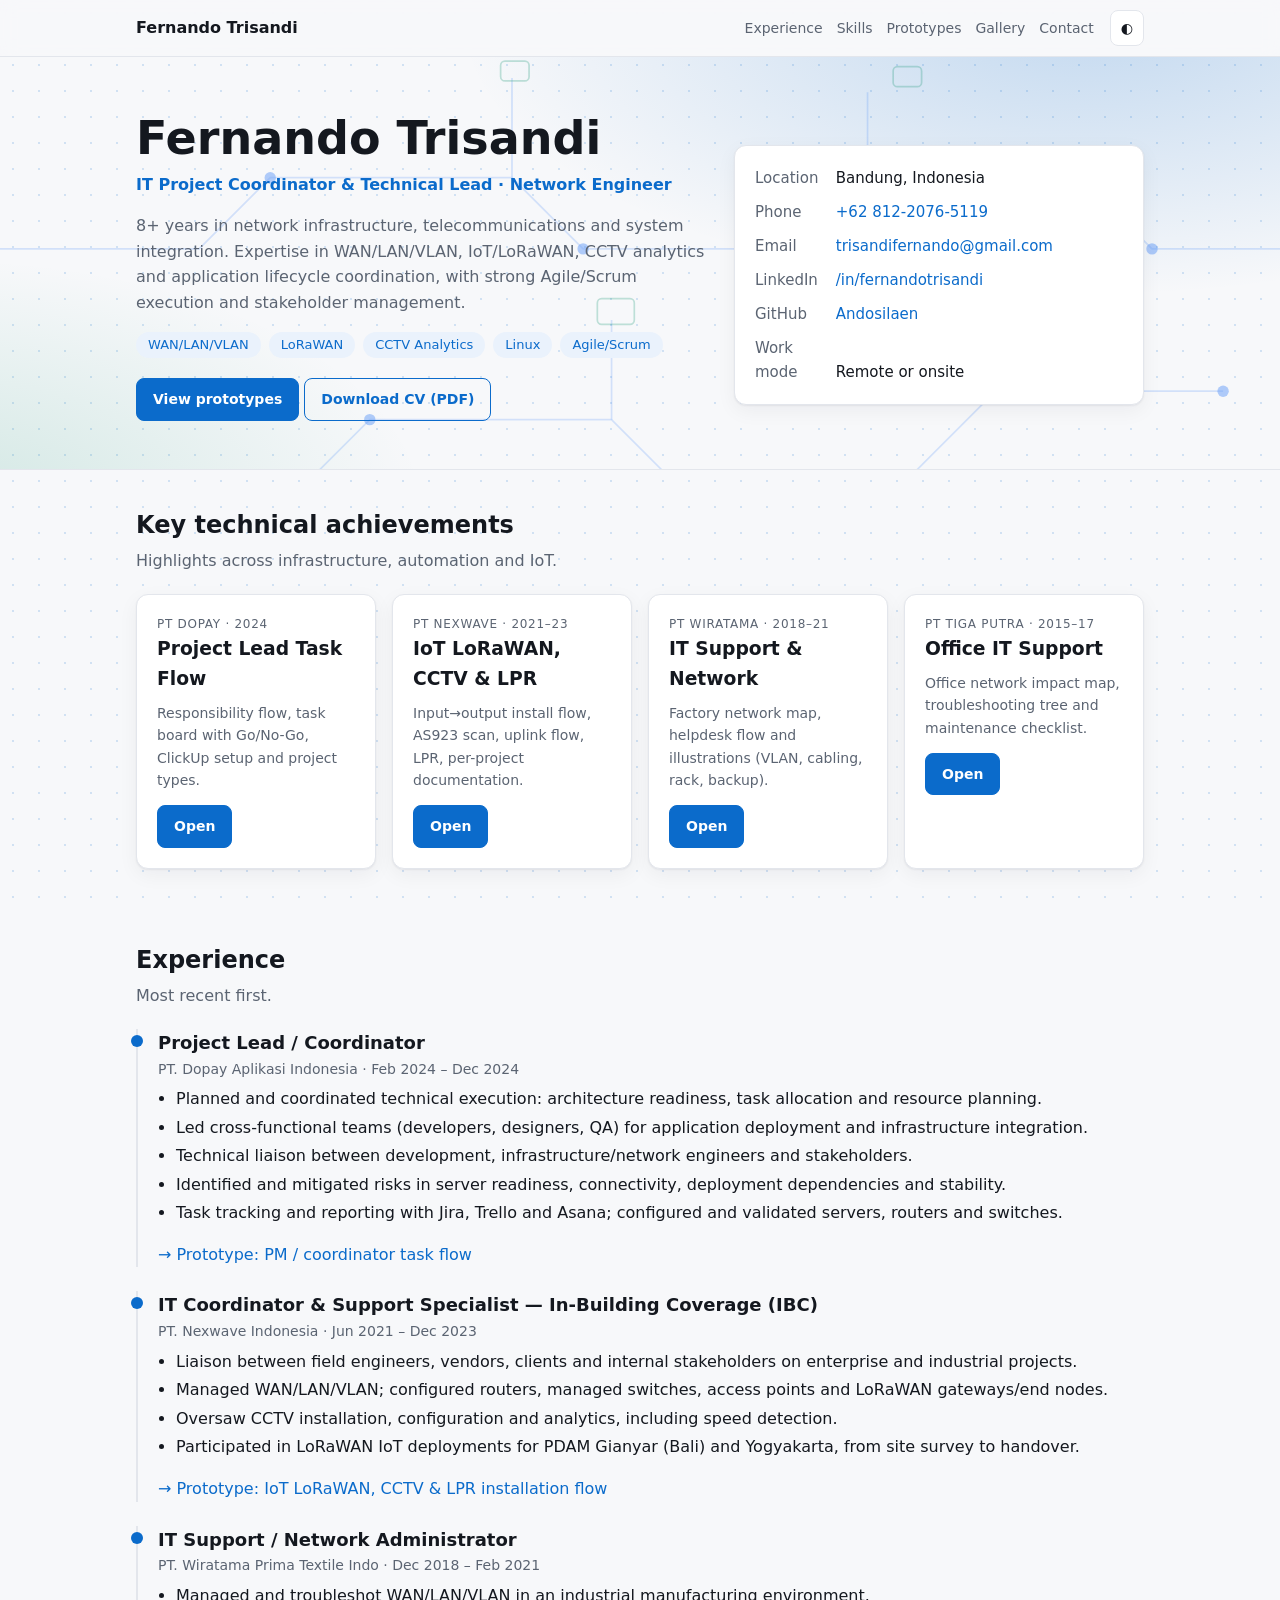
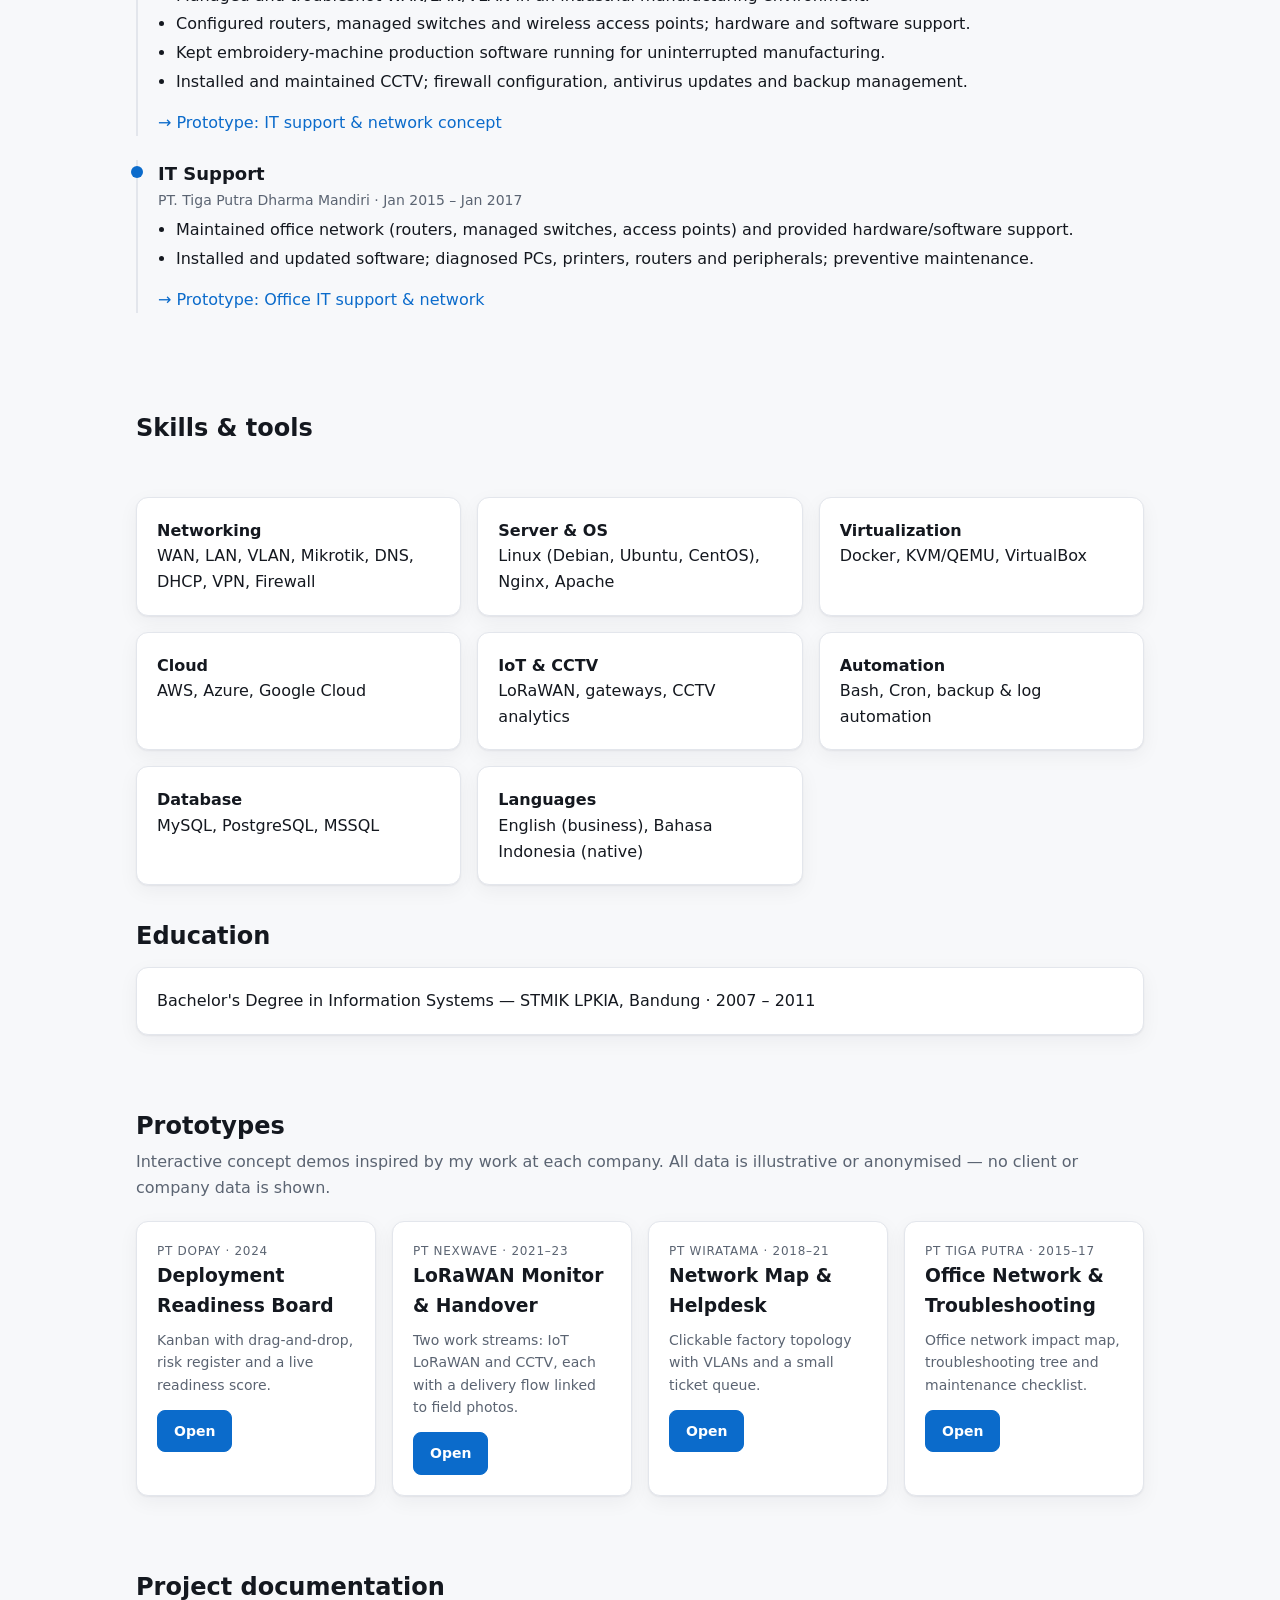
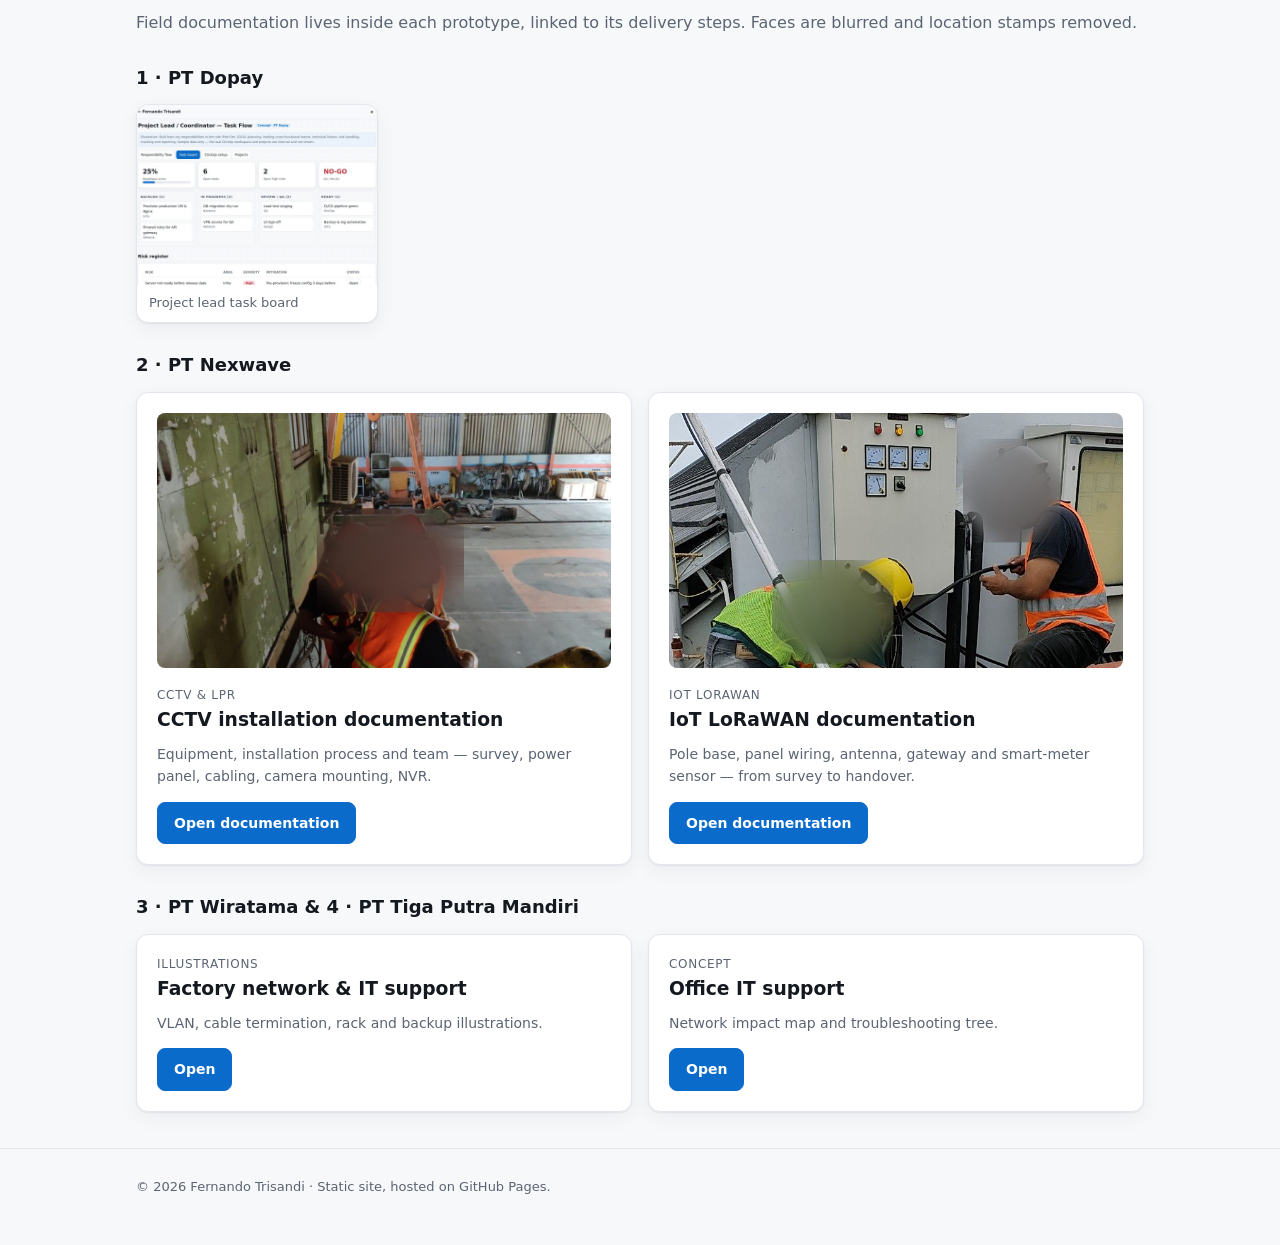
<file: index.html>
<!doctype html>
<html lang="en">
<head>
<meta charset="utf-8">
<meta name="viewport" content="width=device-width,initial-scale=1">
<title>Fernando Trisandi — IT Project Coordinator & Technical Lead</title>
<meta name="description" content="Online CV of Fernando Trisandi: network infrastructure, IoT/LoRaWAN, CCTV analytics and project coordination, with interactive prototypes.">
<link rel="stylesheet" href="css/style.css">
<link rel="manifest" href="manifest.webmanifest">
<link rel="icon" type="image/png" sizes="32x32" href="img/icons/favicon-32.png">
<link rel="apple-touch-icon" href="img/icons/apple-touch-icon.png">
<meta name="theme-color" content="#0b6bcb">
<meta name="mobile-web-app-capable" content="yes">
<meta name="apple-mobile-web-app-capable" content="yes">
<meta name="apple-mobile-web-app-status-bar-style" content="default">
<meta name="apple-mobile-web-app-title" content="F. Trisandi">
</head>
<body>
<header class="top"><div class="wrap">
  <a class="brand" href="#top">Fernando Trisandi</a>
  <nav>
    <a href="#experience">Experience</a><a href="#skills">Skills</a><a href="#prototypes">Prototypes</a><a href="#gallery">Gallery</a><a href="#contact">Contact</a>
  </nav>
  <button class="icon" data-toggle-theme aria-label="Toggle theme">◐</button>
</div></header>

<main id="top">
<div class="hero-wrap"><div class="wrap hero">
  <div>
    <h1>Fernando Trisandi</h1>
    <div class="role">IT Project Coordinator &amp; Technical Lead · Network Engineer</div>
    <p>8+ years in network infrastructure, telecommunications and system integration. Expertise in WAN/LAN/VLAN, IoT/LoRaWAN, CCTV analytics and application lifecycle coordination, with strong Agile/Scrum execution and stakeholder management.</p>
    <div class="chips"><span class="chip">WAN/LAN/VLAN</span><span class="chip">LoRaWAN</span><span class="chip">CCTV Analytics</span><span class="chip">Linux</span><span class="chip">Agile/Scrum</span></div>
    <p style="margin-top:20px"><a class="btn" href="#prototypes">View prototypes</a> <a class="btn ghost" href="Curriculum_Vitae_Fernando_Trisandi.pdf">Download CV (PDF)</a></p>
  </div>
  <div class="card" id="contact">
    <ul class="contact">
      <li><b>Location</b> Bandung, Indonesia</li>
      <li><b>Phone</b> <a href="tel:+6281220765119">+62 812-2076-5119</a></li>
      <li><b>Email</b> <a href="mailto:trisandifernando@gmail.com">trisandifernando@gmail.com</a></li>
      <li><b>LinkedIn</b> <a href="https://www.linkedin.com/in/fernandotrisandi">/in/fernandotrisandi</a></li>
      <li><b>GitHub</b> <a href="https://github.com/Andosilaen">Andosilaen</a></li>
      <li><b>Work mode</b> Remote or onsite</li>
    </ul>
  </div>
</div></div>

<section><div class="wrap">
  <h2>Key technical achievements</h2><p class="sub">Highlights across infrastructure, automation and IoT.</p>
  <div class="grid g4">
    <div class="card proto"><div class="tag">PT Dopay · 2024</div><h3>Project Lead Task Flow</h3><p>Responsibility flow, task board with Go/No-Go, ClickUp setup and project types.</p><a class="btn" href="prototypes/dopay.html">Open</a></div>
    <div class="card proto"><div class="tag">PT Nexwave · 2021–23</div><h3>IoT LoRaWAN, CCTV &amp; LPR</h3><p>Input→output install flow, AS923 scan, uplink flow, LPR, per-project documentation.</p><a class="btn" href="prototypes/nexwave.html">Open</a></div>
    <div class="card proto"><div class="tag">PT Wiratama · 2018–21</div><h3>IT Support &amp; Network</h3><p>Factory network map, helpdesk flow and illustrations (VLAN, cabling, rack, backup).</p><a class="btn" href="prototypes/wiratama.html">Open</a></div>
    <div class="card proto"><div class="tag">PT Tiga Putra · 2015–17</div><h3>Office IT Support</h3><p>Office network impact map, troubleshooting tree and maintenance checklist.</p><a class="btn" href="prototypes/tigaputra.html">Open</a></div>
  </div></section>

<section id="experience"><div class="wrap">
  <h2>Experience</h2><p class="sub">Most recent first.</p>

  <div class="job">
    <h3>Project Lead / Coordinator</h3>
    <div class="meta">PT. Dopay Aplikasi Indonesia · Feb 2024 – Dec 2024</div>
    <ul>
      <li>Planned and coordinated technical execution: architecture readiness, task allocation and resource planning.</li>
      <li>Led cross-functional teams (developers, designers, QA) for application deployment and infrastructure integration.</li>
      <li>Technical liaison between development, infrastructure/network engineers and stakeholders.</li>
      <li>Identified and mitigated risks in server readiness, connectivity, deployment dependencies and stability.</li>
      <li>Task tracking and reporting with Jira, Trello and Asana; configured and validated servers, routers and switches.</li>
    </ul>
    <p><a href="prototypes/dopay.html">→ Prototype: PM / coordinator task flow</a></p>
  </div>

  <div class="job">
    <h3>IT Coordinator &amp; Support Specialist — In-Building Coverage (IBC)</h3>
    <div class="meta">PT. Nexwave Indonesia · Jun 2021 – Dec 2023</div>
    <ul>
      <li>Liaison between field engineers, vendors, clients and internal stakeholders on enterprise and industrial projects.</li>
      <li>Managed WAN/LAN/VLAN; configured routers, managed switches, access points and LoRaWAN gateways/end nodes.</li>
      <li>Oversaw CCTV installation, configuration and analytics, including speed detection.</li>
      <li>Participated in LoRaWAN IoT deployments for PDAM Gianyar (Bali) and Yogyakarta, from site survey to handover.</li>
    </ul>
    <p><a href="prototypes/nexwave.html">→ Prototype: IoT LoRaWAN, CCTV &amp; LPR installation flow</a></p>
  </div>

  <div class="job">
    <h3>IT Support / Network Administrator</h3>
    <div class="meta">PT. Wiratama Prima Textile Indo · Dec 2018 – Feb 2021</div>
    <ul>
      <li>Managed and troubleshot WAN/LAN/VLAN in an industrial manufacturing environment.</li>
      <li>Configured routers, managed switches and wireless access points; hardware and software support.</li>
      <li>Kept embroidery-machine production software running for uninterrupted manufacturing.</li>
      <li>Installed and maintained CCTV; firewall configuration, antivirus updates and backup management.</li>
    </ul>
    <p><a href="prototypes/wiratama.html">→ Prototype: IT support &amp; network concept</a></p>
  </div>

  <div class="job">
    <h3>IT Support</h3>
    <div class="meta">PT. Tiga Putra Dharma Mandiri · Jan 2015 – Jan 2017</div>
    <ul>
      <li>Maintained office network (routers, managed switches, access points) and provided hardware/software support.</li>
      <li>Installed and updated software; diagnosed PCs, printers, routers and peripherals; preventive maintenance.</li>
    </ul>
    <p><a href="prototypes/tigaputra.html">→ Prototype: Office IT support &amp; network</a></p>
  </div>
</div></section>

<section id="skills"><div class="wrap">
  <h2>Skills &amp; tools</h2><p class="sub">&nbsp;</p>
  <div class="grid g2">
    <div class="card"><b>Networking</b><br>WAN, LAN, VLAN, Mikrotik, DNS, DHCP, VPN, Firewall</div>
    <div class="card"><b>Server &amp; OS</b><br>Linux (Debian, Ubuntu, CentOS), Nginx, Apache</div>
    <div class="card"><b>Virtualization</b><br>Docker, KVM/QEMU, VirtualBox</div>
    <div class="card"><b>Cloud</b><br>AWS, Azure, Google Cloud</div>
    <div class="card"><b>IoT &amp; CCTV</b><br>LoRaWAN, gateways, CCTV analytics</div>
    <div class="card"><b>Automation</b><br>Bash, Cron, backup &amp; log automation</div>
    <div class="card"><b>Database</b><br>MySQL, PostgreSQL, MSSQL</div>
    <div class="card"><b>Languages</b><br>English (business), Bahasa Indonesia (native)</div>
  </div>
  <h2 style="margin-top:32px">Education</h2>
  <div class="card" style="margin-top:12px">Bachelor's Degree in Information Systems — STMIK LPKIA, Bandung · 2007 – 2011</div>
</div></section>

<section id="prototypes"><div class="wrap">
  <h2>Prototypes</h2>
  <p class="sub">Interactive concept demos inspired by my work at each company. All data is illustrative or anonymised — no client or company data is shown.</p>
  <div class="grid g4">
    <div class="card proto"><div class="tag">PT Dopay · 2024</div><h3>Deployment Readiness Board</h3><p>Kanban with drag-and-drop, risk register and a live readiness score.</p><a class="btn" href="prototypes/dopay.html">Open</a></div>
    <div class="card proto"><div class="tag">PT Nexwave · 2021–23</div><h3>LoRaWAN Monitor &amp; Handover</h3><p>Two work streams: IoT LoRaWAN and CCTV, each with a delivery flow linked to field photos.</p><a class="btn" href="prototypes/nexwave.html">Open</a></div>
    <div class="card proto"><div class="tag">PT Wiratama · 2018–21</div><h3>Network Map &amp; Helpdesk</h3><p>Clickable factory topology with VLANs and a small ticket queue.</p><a class="btn" href="prototypes/wiratama.html">Open</a></div>
    <div class="card proto"><div class="tag">PT Tiga Putra · 2015–17</div><h3>Office Network &amp; Troubleshooting</h3><p>Office network impact map, troubleshooting tree and maintenance checklist.</p><a class="btn" href="prototypes/tigaputra.html">Open</a></div>
  </div>
</div></section>

<section id="gallery"><div class="wrap">
  <h2>Project documentation</h2>
  <p class="sub">Field documentation lives inside each prototype, linked to its delivery steps. Faces are blurred and location stamps removed.</p>
  <h3 class="gh">1 · PT Dopay</h3>
  <div class="gallery"><figure><img data-zoom src="img/dopay-board.jpg" alt="Task board prototype" loading="lazy"><figcaption>Project lead task board</figcaption></figure></div>
  <h3 class="gh">2 · PT Nexwave</h3>
  <div class="grid g2">
    <a class="card proto" href="prototypes/nexwave.html#cctv-docs" style="color:inherit;text-decoration:none">
      <img src="img/cctv-05.jpg" alt="CCTV site survey" style="width:100%;aspect-ratio:16/9;object-fit:cover;border-radius:8px;margin-bottom:10px" loading="lazy">
      <div class="tag">CCTV &amp; LPR</div><h3>CCTV installation documentation</h3><p>Equipment, installation process and team — survey, power panel, cabling, camera mounting, NVR.</p><span class="btn">Open documentation</span></a>
    <a class="card proto" href="prototypes/nexwave.html#iot-docs" style="color:inherit;text-decoration:none">
      <img src="img/iot-06.jpg" alt="LoRaWAN gateway installation team" style="width:100%;aspect-ratio:16/9;object-fit:cover;border-radius:8px;margin-bottom:10px" loading="lazy">
      <div class="tag">IoT LoRaWAN</div><h3>IoT LoRaWAN documentation</h3><p>Pole base, panel wiring, antenna, gateway and smart-meter sensor — from survey to handover.</p><span class="btn">Open documentation</span></a>
  </div>
  <h3 class="gh">3 · PT Wiratama &amp; 4 · PT Tiga Putra Mandiri</h3>
  <div class="grid g2">
    <a class="card proto" href="prototypes/wiratama.html#i" style="color:inherit;text-decoration:none"><div class="tag">Illustrations</div><h3>Factory network &amp; IT support</h3><p>VLAN, cable termination, rack and backup illustrations.</p><span class="btn">Open</span></a>
    <a class="card proto" href="prototypes/tigaputra.html" style="color:inherit;text-decoration:none"><div class="tag">Concept</div><h3>Office IT support</h3><p>Network impact map and troubleshooting tree.</p><span class="btn">Open</span></a>
  </div>
</div></section>
</main>

<footer><div class="wrap">© <span id="y"></span> Fernando Trisandi · Static site, hosted on GitHub Pages.</div></footer>
<script src="js/main.js"></script>
<script>document.getElementById("y").textContent=new Date().getFullYear()</script>
</body>
</html>
</file>
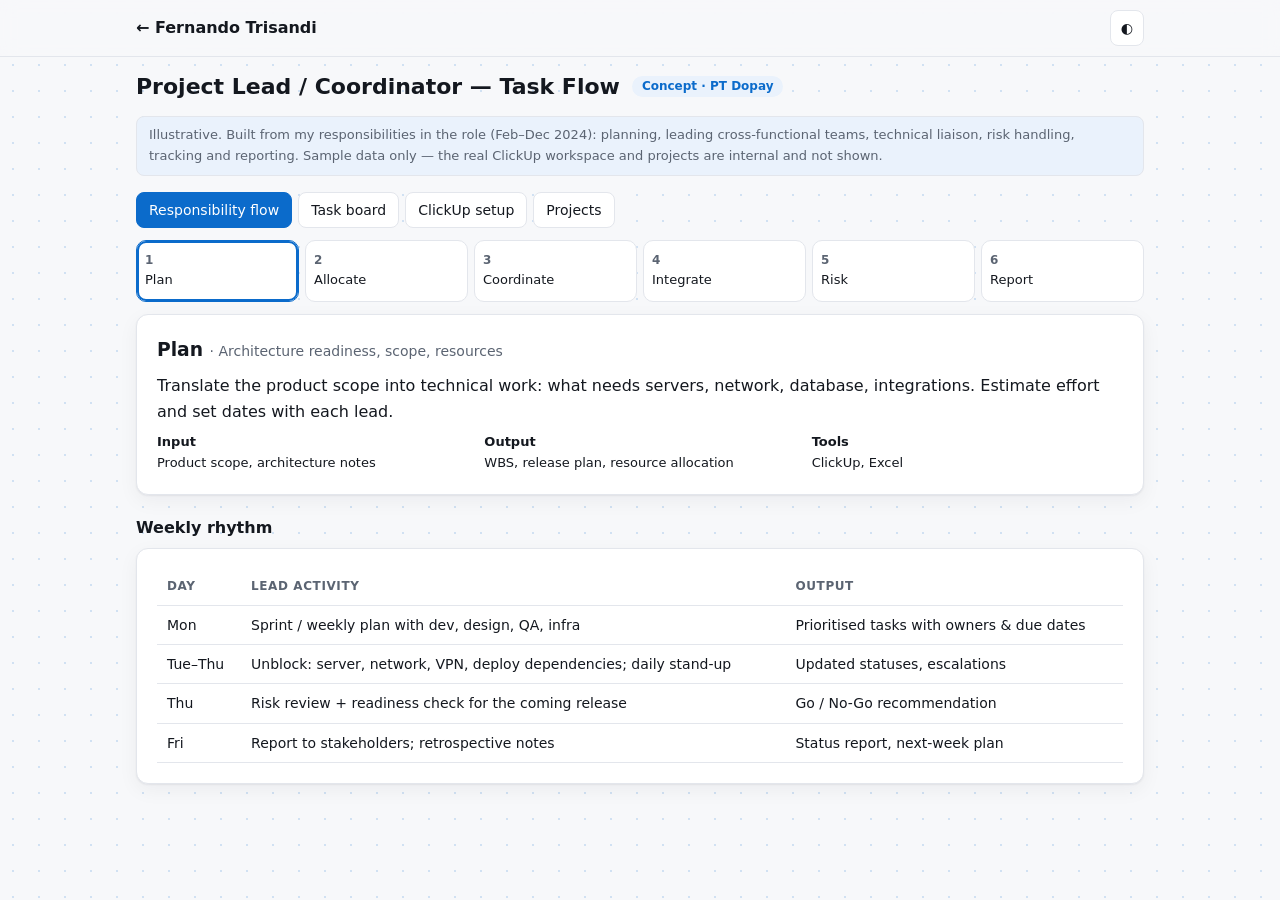
<file: prototypes/dopay.html>
<!doctype html>
<html lang="en"><head><meta charset="utf-8"><meta name="viewport" content="width=device-width,initial-scale=1">
<title>Dopay — Project Lead Flow Prototype</title>
<link rel="stylesheet" href="../css/style.css">
<link rel="manifest" href="../manifest.webmanifest">
<link rel="icon" type="image/png" sizes="32x32" href="../img/icons/favicon-32.png">
<link rel="apple-touch-icon" href="../img/icons/apple-touch-icon.png">
<meta name="theme-color" content="#0b6bcb">
<meta name="mobile-web-app-capable" content="yes">
<meta name="apple-mobile-web-app-capable" content="yes">
<meta name="apple-mobile-web-app-status-bar-style" content="default">
<meta name="apple-mobile-web-app-title" content="F. Trisandi">
<style>
.loop{display:flex;gap:6px;flex-wrap:wrap;margin-bottom:12px}
.loop button{flex:1 1 120px;border:1px solid var(--line);background:var(--surface);color:var(--ink);border-radius:10px;padding:10px 8px;cursor:pointer;font:inherit;font-size:13px;text-align:left}
.loop button b{display:block;font-size:12px;color:var(--muted)}.loop button.on{border-color:var(--accent);box-shadow:0 0 0 2px var(--accent) inset}
.cu{display:grid;grid-template-columns:200px 1fr;gap:12px}@media(max-width:700px){.cu{grid-template-columns:1fr}}
.cu .side{border:1px solid var(--line);border-radius:10px;padding:10px;background:var(--soft);font-size:13px}
.cu .side div{padding:4px 6px;border-radius:6px;cursor:pointer}.cu .side div.on{background:var(--accent);color:#fff}
.pill{display:inline-block;border-radius:999px;padding:1px 8px;font-size:11px;color:#fff;margin-right:4px}
</style></head>
<body>
<header class="top"><div class="wrap"><a class="brand" href="../index.html">← Fernando Trisandi</a><nav></nav><button class="icon" data-toggle-theme>◐</button></div></header>
<div class="wrap">
<div class="pbar"><h1>Project Lead / Coordinator — Task Flow</h1><span class="badge b-info">Concept · PT Dopay</span></div>
<div class="note">Illustrative. Built from my responsibilities in the role (Feb–Dec 2024): planning, leading cross-functional teams, technical liaison, risk handling, tracking and reporting. Sample data only — the real ClickUp workspace and projects are internal and not shown.</div>

<div class="tabs" id="tabs"><button class="on" data-t="r">Responsibility flow</button><button data-t="b">Task board</button><button data-t="c">ClickUp setup</button><button data-t="p">Projects</button></div>

<div id="r">
 <div class="loop" id="lp"></div><div class="card" id="ld"></div>
 <h3 style="font-size:16px;margin:20px 0 8px">Weekly rhythm</h3>
 <div class="card scroll"><table><thead><tr><th>Day</th><th>Lead activity</th><th>Output</th></tr></thead><tbody>
  <tr><td>Mon</td><td>Sprint / weekly plan with dev, design, QA, infra</td><td>Prioritised tasks with owners &amp; due dates</td></tr>
  <tr><td>Tue–Thu</td><td>Unblock: server, network, VPN, deploy dependencies; daily stand-up</td><td>Updated statuses, escalations</td></tr>
  <tr><td>Thu</td><td>Risk review + readiness check for the coming release</td><td>Go / No-Go recommendation</td></tr>
  <tr><td>Fri</td><td>Report to stakeholders; retrospective notes</td><td>Status report, next-week plan</td></tr></tbody></table></div>
</div>

<div id="b" hidden>
 <div class="kpis">
  <div class="card kpi"><div class="n" id="score">0%</div><div class="l">Readiness score</div><div class="bar"><i id="scorebar" style="width:0"></i></div></div>
  <div class="card kpi"><div class="n" id="open">0</div><div class="l">Open tasks</div></div>
  <div class="card kpi"><div class="n" id="risks">0</div><div class="l">Open high risks</div></div>
  <div class="card kpi"><div class="n" id="verdict">—</div><div class="l">Go / No-Go</div></div>
 </div>
 <div class="board" id="board"></div>
 <h2 style="margin-top:28px;font-size:18px">Risk register</h2>
 <div class="card scroll"><table><thead><tr><th>Risk</th><th>Area</th><th>Severity</th><th>Mitigation</th><th>Status</th></tr></thead><tbody id="rk"></tbody></table></div>
</div>

<div id="c" hidden>
 <div class="cu"><div class="side" id="cs"></div><div class="card" id="cd"></div></div>
 <p style="font-size:13px;color:var(--muted)">Task tracking used across the role: ClickUp, Jira, Trello and Asana. The structure below is a template I follow — Space per product, Folder per release, List per workstream.</p>
</div>

<div id="p" hidden><div class="grid g2" id="pj"></div>
 <p style="font-size:13px;color:var(--muted)">Sample project types matching the scope of the role; real project names are omitted.</p></div>
</div>
<script src="../js/main.js"></script>
<script>
var $=function(i){return document.getElementById(i)};
var tabs=["r","b","c","p"];
document.querySelectorAll("#tabs button").forEach(function(b){b.onclick=function(){document.querySelectorAll("#tabs button").forEach(function(x){x.classList.toggle("on",x===b)});tabs.forEach(function(id){$(id).hidden=id!==b.dataset.t})}});

/* responsibility flow */
var L=[["Plan","Architecture readiness, scope, resources","Translate the product scope into technical work: what needs servers, network, database, integrations. Estimate effort and set dates with each lead.","Product scope, architecture notes","WBS, release plan, resource allocation","ClickUp, Excel"],
["Allocate","Task allocation across dev / design / QA","Break work into tasks, assign owners, agree definition of done and acceptance criteria.","Release plan","Tasks with owner, due date, priority","ClickUp / Jira board"],
["Coordinate","Technical liaison","Connect developers with infrastructure and network engineers; align stakeholders; resolve cross-team dependencies.","Blockers, questions","Decisions, unblocked tasks","Stand-up, chat, meeting notes"],
["Integrate","Deployment &amp; infrastructure","Verify servers, routers, switches, VPN and firewall rules are configured and validated before deployment.","Environment checklist","Ready staging / production","Linux, Nginx, VLAN, VPN"],
["Risk","Identify &amp; mitigate","Keep a live risk register: server readiness, latency, third-party dependencies, rollback plan. Decide Go / No-Go.","Test results, risk register","Mitigations, Go / No-Go","Risk register, readiness score"],
["Report","Track &amp; communicate","Weekly status to stakeholders: progress, risks, next steps. Feed lessons back into the next plan.","Board status","Status report, retrospective","ClickUp dashboard, Asana / Trello"]];
var lc=0;
function rl(){$("lp").innerHTML=L.map(function(s,i){return "<button class='"+(i===lc?"on":"")+"' data-i='"+i+"'><b>"+(i+1)+"</b>"+s[0]+"</button>"}).join("");
 $("lp").querySelectorAll("button").forEach(function(b){b.onclick=function(){lc=+b.dataset.i;rl()}});
 var s=L[lc];$("ld").innerHTML="<h3 style='margin:0 0 4px'>"+s[0]+" <span style='font-weight:400;color:var(--muted);font-size:14px'>· "+s[1]+"</span></h3><p style='margin:8px 0'>"+s[2]+"</p><div class='grid' style='grid-template-columns:repeat(auto-fit,minmax(150px,1fr));font-size:13px'><div><b>Input</b><br>"+s[3]+"</div><div><b>Output</b><br>"+s[4]+"</div><div><b>Tools</b><br>"+s[5]+"</div></div>"}
rl();

/* board */
var cols=["Backlog","In progress","Review / QA","Ready"];
var tasks=[{t:"Provision production VM & Nginx",o:"Infra",c:0},{t:"Firewall rules for API gateway",o:"Network",c:0},{t:"DB migration dry-run",o:"Backend",c:1},{t:"VPN access for QA",o:"Network",c:1},{t:"Load test staging",o:"QA",c:2},{t:"UI sign-off",o:"Design",c:2},{t:"CI/CD pipeline green",o:"DevOps",c:3},{t:"Backup & log automation",o:"Infra",c:3}];
var risks=[{r:"Server not ready before release date",a:"Infra",s:"High",m:"Pre-provision; freeze config 3 days before",open:true},{r:"Network latency between DC and app tier",a:"Network",s:"High",m:"Validate route/VLAN; monitor with ping/mtr",open:true},{r:"Third-party API dependency delayed",a:"Backend",s:"Medium",m:"Mock service + fallback",open:true},{r:"No rollback plan documented",a:"PM",s:"Medium",m:"Write and rehearse rollback",open:false}];
function render(){var board=$("board");board.innerHTML="";
 cols.forEach(function(name,ci){var col=document.createElement("div");col.className="col";
  col.innerHTML="<h4>"+name+" ("+tasks.filter(function(x){return x.c===ci}).length+")</h4>";
  col.ondragover=function(e){e.preventDefault()};col.ondrop=function(e){e.preventDefault();tasks[e.dataTransfer.getData("i")].c=ci;render()};
  tasks.forEach(function(x,i){if(x.c!==ci)return;var d=document.createElement("div");d.className="task";d.draggable=true;d.innerHTML=x.t+"<small>"+x.o+"</small>";
   d.ondragstart=function(e){e.dataTransfer.setData("i",i)};d.onclick=function(){x.c=(x.c+1)%4;render()};col.appendChild(d)});board.appendChild(col)});
 var rdy=tasks.filter(function(x){return x.c===3}).length,tot=tasks.length,oh=risks.filter(function(r){return r.open&&r.s==="High"}).length,pct=Math.round(rdy/tot*100);
 $("score").textContent=pct+"%";$("scorebar").style.width=pct+"%";$("open").textContent=tot-rdy;$("risks").textContent=oh;
 var go=pct===100&&oh===0;$("verdict").textContent=go?"GO":"NO-GO";$("verdict").style.color=go?"var(--accent-2)":"var(--bad)";
 var tb=$("rk");tb.innerHTML="";risks.forEach(function(r){var tr=document.createElement("tr");
  tr.innerHTML="<td>"+r.r+"</td><td>"+r.a+"</td><td><span class='badge "+(r.s==="High"?"b-bad":"b-warn")+"'>"+r.s+"</span></td><td>"+r.m+"</td><td><button class='icon'>"+(r.open?"Open":"Mitigated")+"</button></td>";
  tr.querySelector("button").onclick=function(){r.open=!r.open;render()};tb.appendChild(tr)})}
render();

/* ClickUp template */
var CU=[["Space: Product",["A space per product / client app. Members and permissions set here.","Custom statuses: Backlog → In progress → Review / QA → Ready → Released"]],
["Folder: Release 1.0",["One folder per release with a start and target date.","Sprint lists hold two-week task batches."]],
["List: Backend / Frontend / QA / Infra",["One list per workstream so each lead sees their own queue.","Custom fields: Owner team, Severity, Environment (staging / prod)."]],
["Tasks &amp; subtasks",["Task = deliverable with owner, due date and priority.","Dependencies link infra tasks (VM, firewall, VPN) before deploy tasks.","Checklist per task: definition of done."]],
["Docs &amp; wiki",["Deployment runbook, rollback plan, server / network inventory, meeting notes."]],
["Dashboard &amp; reporting",["Cards: tasks by status, overdue, workload per team, burndown.","Weekly snapshot goes into the stakeholder report."]]];
var ci=0;
function rcu(){$("cs").innerHTML=CU.map(function(x,i){return "<div class='"+(i===ci?"on":"")+"' data-i='"+i+"'>"+x[0]+"</div>"}).join("");
 $("cs").querySelectorAll("div").forEach(function(d){d.onclick=function(){ci=+d.dataset.i;rcu()}});
 $("cd").innerHTML="<h3 style='margin:0 0 8px'>"+CU[ci][0]+"</h3><ul style='margin:0;padding-left:18px'>"+CU[ci][1].map(function(t){return "<li>"+t+"</li>"}).join("")+"</ul>"+(ci===3?"<p style='margin-top:12px'><span class='pill' style='background:#7b8794'>Backlog</span><span class='pill' style='background:#0b6bcb'>In progress</span><span class='pill' style='background:#d98a00'>Review / QA</span><span class='pill' style='background:#0a8f6a'>Ready</span></p>":"")}
rcu();

/* project types */
[["Application deployment","Release of a new app version to production: staging, CI/CD, DB migration, go-live checklist.","Dev · QA · Infra","Readiness 100% → Go"],
["Infrastructure integration","Connect app tier to data centre: VLAN, VPN, firewall rules, routing and latency validation.","Network · Infra","Latency &amp; route validated"],
["Server &amp; network readiness","Provision and validate servers, routers and switches before a release freeze.","Infra · Network","Config frozen 3 days before"],
["Stability &amp; monitoring","Backup, log automation and monitoring so releases stay stable after go-live.","Infra · DevOps","Backups verified"]].forEach(function(p){
 $("pj").innerHTML+="<div class='card'><b>"+p[0]+"</b><p style='margin:6px 0;color:var(--muted);font-size:14px'>"+p[1]+"</p><span class='badge b-info'>"+p[2]+"</span> <span class='badge b-ok'>"+p[3]+"</span></div>"});
</script>
</body></html>
</file>
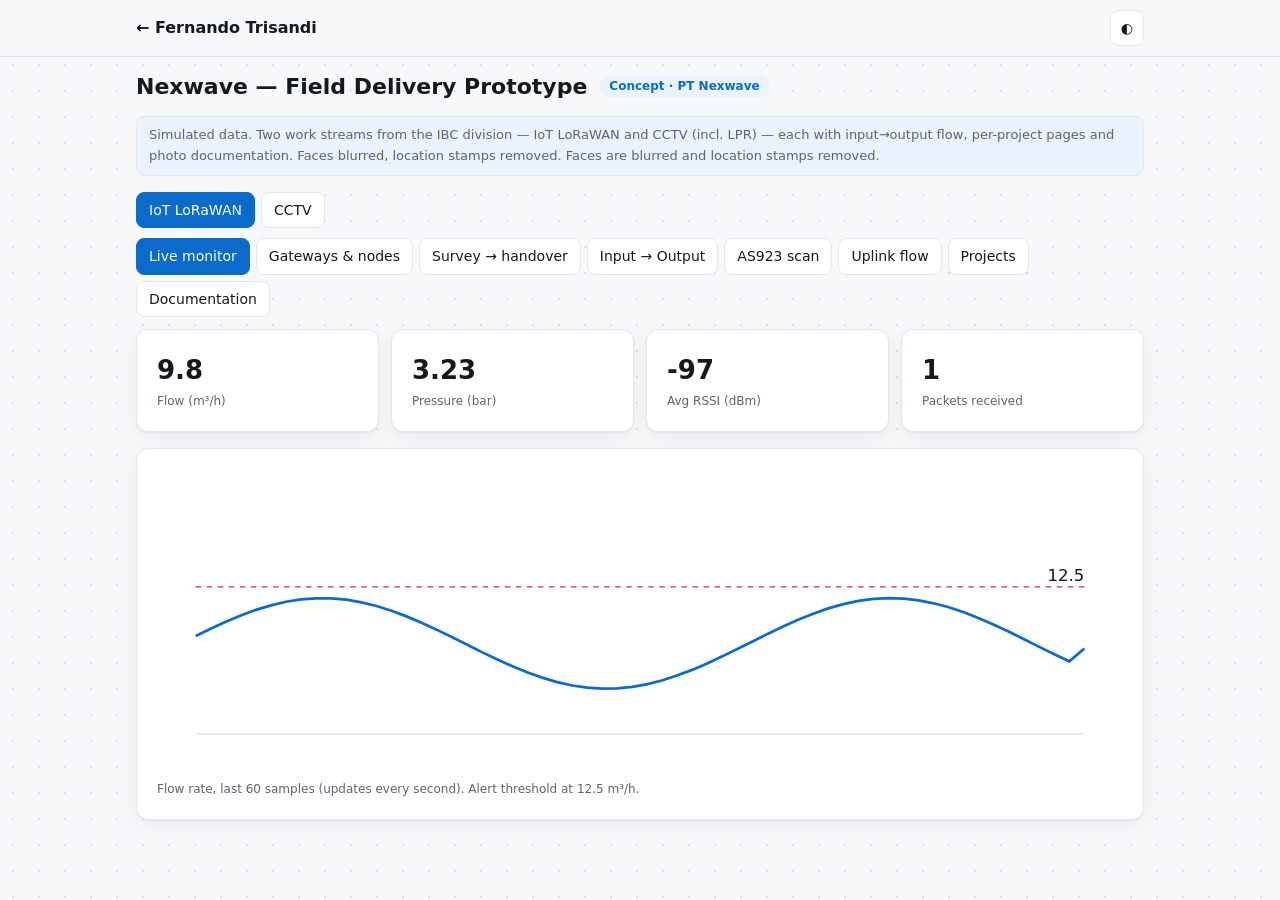
<file: prototypes/nexwave.html>
<!doctype html>
<html lang="en"><head><meta charset="utf-8"><meta name="viewport" content="width=device-width,initial-scale=1">
<title>Nexwave — IoT LoRaWAN & CCTV Prototype</title>
<link rel="stylesheet" href="../css/style.css">
<link rel="manifest" href="../manifest.webmanifest">
<link rel="icon" type="image/png" sizes="32x32" href="../img/icons/favicon-32.png">
<link rel="apple-touch-icon" href="../img/icons/apple-touch-icon.png">
<meta name="theme-color" content="#0b6bcb">
<meta name="mobile-web-app-capable" content="yes">
<meta name="apple-mobile-web-app-capable" content="yes">
<meta name="apple-mobile-web-app-status-bar-style" content="default">
<meta name="apple-mobile-web-app-title" content="F. Trisandi">
<style>
.thumbs{display:flex;gap:6px;flex-wrap:wrap;margin-top:6px}
.thumbs img{width:64px;height:48px;object-fit:cover;border-radius:6px;border:1px solid var(--line);cursor:zoom-in}
.step{padding:10px 0;border-bottom:1px solid var(--line)}
.step label{display:flex;gap:10px;cursor:pointer;align-items:flex-start}
.step small{color:var(--muted)}
.tl{counter-reset:s}
.tl figure{position:relative}
.tl figcaption b{color:var(--ink)}
.ch{display:grid;gap:10px;grid-template-columns:repeat(auto-fit,minmax(150px,1fr))}
.cam{border:1px solid var(--line);border-radius:10px;padding:10px;background:var(--surface);cursor:pointer;font-size:13px}
.cam .feed{height:64px;border-radius:6px;margin-bottom:6px;background:linear-gradient(135deg,#1c2a3a,#33506e);display:flex;align-items:center;justify-content:center;color:#9fb6cc;font-size:12px}
.cam.off .feed{background:#2a2a2a;color:#777}
.mode{margin-bottom:10px}
</style></head>
<body>
<header class="top"><div class="wrap"><a class="brand" href="../index.html">← Fernando Trisandi</a><nav></nav><button class="icon" data-toggle-theme>◐</button></div></header>
<div class="wrap">
<div class="pbar"><h1>Nexwave — Field Delivery Prototype</h1><span class="badge b-info">Concept · PT Nexwave</span></div>
<div class="note">Simulated data. Two work streams from the IBC division — IoT LoRaWAN and CCTV (incl. LPR) — each with input→output flow, per-project pages and photo documentation. Faces blurred, location stamps removed. Faces are blurred and location stamps removed.</div>

<div class="tabs mode" id="modes"><button data-m="iot" class="on">IoT LoRaWAN</button><button data-m="cctv">CCTV</button></div>

<!-- ============ IoT ============ -->
<section id="m-iot" style="padding:0">
 <div class="tabs" id="t-iot"><button data-t="live" class="on">Live monitor</button><button data-t="dev">Gateways &amp; nodes</button><button data-t="flow">Survey → handover</button><button data-t="io">Input → Output</button><button data-t="scan">AS923 scan</button><button data-t="up">Uplink flow</button><button data-t="prj">Projects</button><button data-t="docs">Documentation</button></div>

 <div id="iot-live">
  <div class="kpis">
    <div class="card kpi"><div class="n" id="k1">—</div><div class="l">Flow (m³/h)</div></div>
    <div class="card kpi"><div class="n" id="k2">—</div><div class="l">Pressure (bar)</div></div>
    <div class="card kpi"><div class="n" id="k3">—</div><div class="l">Avg RSSI (dBm)</div></div>
    <div class="card kpi"><div class="n" id="k4">—</div><div class="l">Packets received</div></div>
  </div>
  <div class="card"><svg id="chart" viewBox="0 0 700 220" width="100%" role="img" aria-label="Live flow chart"></svg>
  <div style="font-size:12px;color:var(--muted)">Flow rate, last 60 samples (updates every second). Alert threshold at 12.5 m³/h.</div></div>
 </div>

 <div id="iot-dev" hidden><div class="card scroll"><table><thead><tr><th>Device</th><th>Type</th><th>Zone</th><th>RSSI</th><th>SNR</th><th>Battery</th><th>Status</th><th>Photo</th></tr></thead><tbody id="dev"></tbody></table></div></div>

 <div id="iot-flow" hidden><div class="card">
   <div style="display:flex;justify-content:space-between;gap:12px;flex-wrap:wrap"><b>Delivery progress</b><span id="ip">0%</span></div>
   <div class="bar" style="margin:8px 0 8px"><i id="ib" style="width:0"></i></div>
   <div id="isteps"></div></div></div>


 <div id="iot-io" hidden><div class="card scroll"><table><thead><tr><th>Stage</th><th>Input</th><th>Process</th><th>Output</th></tr></thead><tbody id="ioi"></tbody></table></div></div>

 <div id="iot-scan" hidden><div class="card">
  <b>AS923 radio scan (Indonesia, 920–923 MHz)</b>
  <p style="margin:6px 0;color:var(--muted);font-size:13px">Before fixing gateway channels, sweep the band to find noise/interferers. The scan steps through 200 kHz slots and plots RSSI; the LoRaWAN channel plan is then set on the lowest-noise slots.</p>
  <svg id="spec" viewBox="0 0 700 250" width="100%" role="img" aria-label="Spectrum scan"></svg>
  <p style="margin:8px 0 0"><button class="icon" id="scanb">Start scan</button> <span id="scant" style="font-size:13px;color:var(--muted)">Idle</span></p>
  <div id="scanr" style="margin-top:8px;font-size:14px"></div>
  <p style="font-size:12px;color:var(--muted);margin:8px 0 0">Illustrative data. Channel frequencies follow the AS923-2 plan (default join channels 921.4 / 921.6 MHz, 125 kHz, SF7–SF12); always confirm against the network server’s regional parameters and current regulation.</p></div></div>

 <div id="iot-up" hidden><div class="card">
  <b>How an end node sends data and the gateway receives it</b>
  <svg id="upsvg" viewBox="0 0 700 170" width="100%" role="img" aria-label="Uplink data flow" style="margin-top:8px"></svg>
  <p style="margin:6px 0"><button class="icon" id="sendb">Send uplink</button> Spreading factor: <input type="range" id="sf" min="7" max="12" value="9" style="vertical-align:middle"> <b id="sfl"></b></p>
  <div class="kpis"><div class="card kpi"><div class="n" id="air">—</div><div class="l">Airtime (12-byte payload)</div></div><div class="card kpi"><div class="n" id="rng">—</div><div class="l">Relative range</div></div><div class="card kpi"><div class="n" id="bps">—</div><div class="l">Bit rate</div></div></div>
  <ol id="upl" style="margin:8px 0 0;padding-left:20px;font-size:14px"></ol></div></div>

 <div id="iot-prj" hidden><div class="grid g2" id="iprj"></div></div>

 <div id="iot-docs" hidden><div class="gallery tl" id="igal"></div></div>
</section>

<!-- ============ CCTV ============ -->
<section id="m-cctv" hidden style="padding:0">
 <div class="tabs" id="t-cctv"><button data-t="flow" class="on">Installation flow</button><button data-t="eq">Equipment</button><button data-t="nvr">NVR view</button><button data-t="io">Input → Output</button><button data-t="lpr">LPR CCTV</button><button data-t="prj">Projects</button><button data-t="docs">Documentation</button></div>

 <div id="cctv-flow"><div class="card">
   <div style="display:flex;justify-content:space-between;gap:12px;flex-wrap:wrap"><b>Installation progress</b><span id="cp">0%</span></div>
   <div class="bar" style="margin:8px 0 8px"><i id="cb" style="width:0"></i></div>
   <div id="csteps"></div></div></div>

 <div id="cctv-eq" hidden><div class="card scroll"><table><thead><tr><th>Equipment</th><th>Role</th><th>Qty (sample)</th><th>Photo</th></tr></thead><tbody id="eq"></tbody></table></div></div>

 <div id="cctv-nvr" hidden>
   <div class="kpis"><div class="card kpi"><div class="n" id="nv1">—</div><div class="l">Channels online</div></div><div class="card kpi"><div class="n" id="nv2">—</div><div class="l">Recording</div></div><div class="card kpi"><div class="n" id="nv3">—</div><div class="l">Analytics events today</div></div></div>
   <div class="card"><div class="ch" id="chs"></div><div style="font-size:12px;color:var(--muted);margin-top:8px">Click a channel to toggle it offline/online and see the KPIs react. Speed-detection analytics events are simulated.</div></div>
 </div>


 <div id="cctv-io" hidden><div class="card scroll"><table><thead><tr><th>Stage</th><th>Input</th><th>Process</th><th>Output</th></tr></thead><tbody id="cio"></tbody></table></div></div>

 <div id="cctv-lpr" hidden><div class="card">
  <b>LPR CCTV — plate recognition flow</b>
  <svg id="lprsvg" viewBox="0 0 700 120" width="100%" role="img" aria-label="LPR pipeline" style="margin:8px 0"></svg>
  <div class="grid" style="grid-template-columns:repeat(auto-fit,minmax(200px,1fr));gap:12px;align-items:end">
   <label style="font-size:13px">Plate (sample)<br><input id="plate" value="B 1234 XYZ" style="width:100%;padding:6px;border:1px solid var(--line);border-radius:6px;background:var(--surface);color:var(--ink)"></label>
   <label style="font-size:13px">Lighting<br><select id="lit"><option value="1">Day</option><option value=".8">Night with IR</option><option value=".45">Night, glare</option></select></label>
   <label style="font-size:13px">Vehicle speed<br><select id="spd"><option value="1">≤ 20 km/h (gate)</option><option value=".85">40 km/h</option><option value=".55">80 km/h</option></select></label>
   <button class="icon" id="lprb">Capture &amp; read</button></div>
  <div id="lprr" style="margin-top:12px"></div>
  <p style="font-size:12px;color:var(--muted);margin:8px 0 0">Simulation to explain the flow; confidence is a simple model, not a real OCR. Whitelist entries are samples.</p></div></div>

 <div id="cctv-prj" hidden><div class="grid g2" id="cprj"></div></div>

 <div id="cctv-docs" hidden><div class="gallery tl" id="cgal"></div></div>
</section>
</div>
<script src="../js/main.js"></script>
<script>
var P={
 "iot-05":["../img/iot-05.jpg","Civil & material preparation"],"iot-07":["../img/iot-07.jpg","Pole base assembly (team)"],
 "iot-06":["../img/iot-06.jpg","Panel wiring — power for gateway"],"iot-08":["../img/iot-08.jpg","Panel termination check"],
 "iot-03":["../img/iot-03.jpg","Antenna installation on pole"],"iot-02":["../img/iot-02.jpg","Antenna pole completed"],
 "iot-01":["../img/iot-01.jpg","Gateway units — power & PoE after grounding"],"iot-04":["../img/iot-04.jpg","LoRaWAN smart-meter sensor (end node)"],
 "cctv-05":["../img/cctv-05.jpg","Site survey with the team"],"cctv-06":["../img/cctv-06.jpg","Power panel check"],
 "cctv-07":["../img/cctv-07.jpg","Site office / cabling entry point"],"cctv-01":["../img/cctv-01.jpg","PTZ camera mounted on tower"],
 "cctv-02":["../img/cctv-02.jpg","Outdoor camera close-up"],"cctv-04":["../img/cctv-04.jpg","Workshop coverage camera"],
 "cctv-03":["../img/cctv-03.jpg","NVR multi-camera view"]
};
function thumbs(ids){return ids.length?"<div class='thumbs'>"+ids.map(function(i){return "<img data-zoom src='"+P[i][0]+"' alt='"+P[i][1]+"' title='"+P[i][1]+"' loading='lazy'>"}).join("")+"</div>":""}
function gallery(el,steps){el.innerHTML="";var n=0;steps.forEach(function(s,si){s[2].forEach(function(id){n++;
  el.innerHTML+="<figure><img data-zoom src='"+P[id][0]+"' alt='"+P[id][1]+"' loading='lazy'><figcaption><b>Step "+(si+1)+"</b> · "+s[0]+"<br>"+P[id][1]+"</figcaption></figure>"})})}

/* mode + tabs + hash */
function setMode(m){document.querySelectorAll("#modes button").forEach(function(b){b.classList.toggle("on",b.dataset.m===m)});
 document.getElementById("m-iot").hidden=m!=="iot";document.getElementById("m-cctv").hidden=m!=="cctv"}
function setTab(m,t){document.querySelectorAll("#t-"+m+" button").forEach(function(b){b.classList.toggle("on",b.dataset.t===t)});
 document.querySelectorAll("#m-"+m+" > div[id^='"+m+"-']").forEach(function(d){d.hidden=d.id!==m+"-"+t})}
document.querySelectorAll("#modes button").forEach(function(b){b.onclick=function(){setMode(b.dataset.m);history.replaceState(null,"","#"+b.dataset.m)}});
["iot","cctv"].forEach(function(m){document.querySelectorAll("#t-"+m+" button").forEach(function(b){b.onclick=function(){setTab(m,b.dataset.t)}})});
(function(){var h=location.hash.slice(1).split("-");if(h[0]==="cctv"||h[0]==="iot"){setMode(h[0]);if(h[1])setTab(h[0],h[1])}})();

/* IoT live */
var N=60,data=[],pk=0,t=0;for(var i=0;i<N;i++)data.push(10+Math.sin(i/6)*2);
function tick(){t++;var v=10+Math.sin(t/6)*2+(Math.random()-.5)*1.4;if(t%47===0)v+=3;data.push(v);data.shift();pk+=Math.floor(Math.random()*3)+1;
 var svg=document.getElementById("chart"),W=700,H=220,p=28,mx=16,mn=6;
 var pts=data.map(function(d,i){return (p+i*(W-2*p)/(N-1)).toFixed(1)+","+(H-p-(d-mn)/(mx-mn)*(H-2*p)).toFixed(1)}).join(" ");
 var ty=H-p-(12.5-mn)/(mx-mn)*(H-2*p);
 svg.innerHTML="<line x1='"+p+"' x2='"+(W-p)+"' y1='"+(H-p)+"' y2='"+(H-p)+"' stroke='var(--line)'/><line x1='"+p+"' x2='"+(W-p)+"' y1='"+ty+"' y2='"+ty+"' stroke='var(--bad)' stroke-dasharray='4 4'/><text x='"+(W-p)+"' y='"+(ty-4)+"' text-anchor='end'>12.5</text><polyline fill='none' stroke='var(--accent)' stroke-width='2' points='"+pts+"'/>";
 document.getElementById("k1").textContent=v.toFixed(1);document.getElementById("k1").style.color=v>12.5?"var(--bad)":"var(--ink)";
 document.getElementById("k2").textContent=(3.2+Math.sin(t/9)*.3).toFixed(2);document.getElementById("k3").textContent=Math.round(-98+Math.sin(t/5)*4);document.getElementById("k4").textContent=pk.toLocaleString()}
tick();setInterval(tick,1000);

/* IoT devices (with photo links) */
var devs=[["GW-01","Gateway","North",-62,9.5,"Mains","Online","iot-01"],["GW-02","Gateway","South",-71,8.0,"Mains","Online","iot-01"],
["EN-101","Flow node","North",-96,6.5,82,"Online","iot-04"],["EN-102","Pressure node","North",-104,3.0,64,"Online","iot-04"],
["EN-201","Flow node","South",-112,-2.0,23,"Weak",""],["EN-202","Level node","South",-118,-6.0,11,"Offline",""]];
devs.forEach(function(d){var c=d[6]==="Online"?"b-ok":d[6]==="Weak"?"b-warn":"b-bad";
 document.getElementById("dev").innerHTML+="<tr><td><b>"+d[0]+"</b></td><td>"+d[1]+"</td><td>"+d[2]+"</td><td>"+d[3]+" dBm</td><td>"+d[4]+" dB</td><td>"+(typeof d[5]==="number"?d[5]+"%":d[5])+"</td><td><span class='badge "+c+"'>"+d[6]+"</span></td><td>"+(d[7]?thumbs([d[7]]):"—")+"</td></tr>"});

/* IoT flow */
var iotSteps=[["Site survey & coverage prediction","Roof/pole location, backhaul and power check",[]],
["Material & civil preparation","Pole base, cement, sand, mounting hardware",["iot-05","iot-07"]],
["Gateway power & panel wiring","Panel termination and cable routing",["iot-06","iot-08"]],
["Pole & antenna installation","Mast erection, antenna and gateway mounting",["iot-03","iot-02"]],
["Gateway PoE & grounding","Power/PoE verification after grounding",["iot-01"]],
["End-node (smart meter) installation","Sensor fit, labeling and join test",["iot-04"]],
["Network server registration","Device keys, join and uplink verification",[]],
["Coverage validation","RSSI / SNR walk-test",[]],
["Dashboard & alert thresholds","Flow/pressure alarms configured",[]],
["Documentation & handover sign-off","As-built, photos, client training",[]]];
var idone=[true,true,true,true,true,false,false,false,false,false];
function ri(){var b=document.getElementById("isteps");b.innerHTML="";iotSteps.forEach(function(s,i){var d=document.createElement("div");d.className="step";
 d.innerHTML="<label><input type='checkbox' "+(idone[i]?"checked":"")+"><span><b>"+(i+1)+". "+s[0]+"</b><br><small>"+s[1]+"</small></span></label>"+thumbs(s[2]);
 d.querySelector("input").onchange=function(e){idone[i]=e.target.checked;ri()};b.appendChild(d)});
 var p=Math.round(idone.filter(Boolean).length/iotSteps.length*100);document.getElementById("ip").textContent=p+"%";document.getElementById("ib").style.width=p+"%"}
ri();gallery(document.getElementById("igal"),iotSteps);

/* CCTV flow */
var cSteps=[["Site survey & coordination","Camera points, cable routes, client walk-through",["cctv-05"]],
["Power & panel check","Confirm power source, panel capacity and grounding",["cctv-06"]],
["Cabling & entry points","Conduit/cable to workshop and site office",["cctv-07"]],
["Camera mounting","Tower, pole and roof-line mounting; aiming",["cctv-01","cctv-02","cctv-04"]],
["NVR configuration & recording","Channels, retention, remote view",["cctv-03"]],
["Analytics tuning (incl. speed detection)","Lines/zones, thresholds, false-alarm tuning",[]],
["Testing, documentation & handover","As-built, training, sign-off",[]]];
var cdone=[true,true,true,true,false,false,false];
function rc(){var b=document.getElementById("csteps");b.innerHTML="";cSteps.forEach(function(s,i){var d=document.createElement("div");d.className="step";
 d.innerHTML="<label><input type='checkbox' "+(cdone[i]?"checked":"")+"><span><b>"+(i+1)+". "+s[0]+"</b><br><small>"+s[1]+"</small></span></label>"+thumbs(s[2]);
 d.querySelector("input").onchange=function(e){cdone[i]=e.target.checked;rc()};b.appendChild(d)});
 var p=Math.round(cdone.filter(Boolean).length/cSteps.length*100);document.getElementById("cp").textContent=p+"%";document.getElementById("cb").style.width=p+"%"}
rc();gallery(document.getElementById("cgal"),cSteps);

/* CCTV equipment */
[["PTZ camera","Wide-area coverage from tower",4,["cctv-01"]],["Outdoor bullet camera","Perimeter / speed-detection analytics",12,["cctv-02"]],
["Fixed camera (indoor/roof-line)","Workshop and warehouse coverage",16,["cctv-04"]],["NVR + monitor","Recording and live multi-view",2,["cctv-03"]],
["Power panel","Camera/PoE power source",2,["cctv-06"]]].forEach(function(e){
 document.getElementById("eq").innerHTML+="<tr><td><b>"+e[0]+"</b></td><td>"+e[1]+"</td><td>"+e[2]+"</td><td>"+thumbs(e[3])+"</td></tr>"});

/* NVR simulator */
var ch=[];for(var c=1;c<=8;c++)ch.push({n:"CH"+c,on:c!==6});
function rn(){var w=document.getElementById("chs");w.innerHTML="";ch.forEach(function(x){var d=document.createElement("div");d.className="cam"+(x.on?"":" off");
 d.innerHTML="<div class='feed'>"+(x.on?"LIVE":"NO SIGNAL")+"</div><b>"+x.n+"</b> · <span class='badge "+(x.on?"b-ok":"b-bad")+"'>"+(x.on?"Online":"Offline")+"</span>";
 d.onclick=function(){x.on=!x.on;rn()};w.appendChild(d)});
 var on=ch.filter(function(x){return x.on}).length;document.getElementById("nv1").textContent=on+"/"+ch.length;
 document.getElementById("nv2").textContent=on===ch.length?"All channels":(on+" channels");document.getElementById("nv3").textContent=on*14}
rn();

/* ---- Input → Output tables ---- */
function rows(id,a){document.getElementById(id).innerHTML=a.map(function(r){return "<tr><td><b>"+r[0]+"</b></td><td>"+r[1]+"</td><td>"+r[2]+"</td><td>"+r[3]+"</td></tr>"}).join("")}
rows("ioi",[["1 Survey","Site list, client requirement, map","Coverage estimate, backhaul &amp; power check","Gateway / node positions, BoM"],
["2 Civil &amp; mast","Material, pole base drawing","Pole base, cement, mast erection","Stable mast, grounded"],
["3 Gateway power","Panel, cable, PoE injector","Wiring, termination, grounding test","Powered gateway"],
["4 Radio config","Regional plan (AS923), gateway EUI","Set channels, connect to network server","Gateway online"],
["5 End node","Sensor / smart meter, device keys","Mount, register (DevEUI / AppKey), join","Node joined, first uplink"],
["6 Validate","Walk-test tools","RSSI / SNR, packet loss check","Coverage report"],
["7 Dashboard","Payload decoder, thresholds","Map fields, set alarms","Live dashboard + alerts"],
["8 Handover","Photos, config, as-built","Client training, sign-off","Handover document"]]);
rows("cio",[["1 Survey","Areas to cover, client wish list","Camera points, angle &amp; distance, cable route","Camera schedule, BoM"],
["2 Power &amp; panel","Panel capacity","Check breaker, grounding, PoE budget","Approved power source"],
["3 Cabling","Route drawing, cable, conduit","Pull, label, terminate","Tested cable runs"],
["4 Mounting","Camera, bracket, pole / tower","Mount, aim, weatherproof","Camera in position"],
["5 NVR setup","IP plan, storage need","Add channels, recording mode, retention","Recording + remote view"],
["6 Analytics","Zone / line drawing, speed reference","Configure speed detection or LPR, tune","Events with low false alarms"],
["7 Handover","As-built, credentials","Training, sign-off","Handover document"]]);

/* ---- Project cards ---- */
function cards(id,a){document.getElementById(id).innerHTML=a.map(function(p){return "<div class='card'><span class='badge b-info'>"+p[0]+"</span><h3 style='margin:8px 0 4px;font-size:17px'>"+p[1]+"</h3><p style='margin:0 0 8px;color:var(--muted);font-size:14px'>"+p[2]+"</p><div style='font-size:13px'><b>Flow:</b> "+p[3]+"</div>"+(p[4]?"<p style='margin:8px 0 0'><a href='#"+p[4]+"' class='btn' onclick=\"setMode('"+p[4].split('-')[0]+"');setTab('"+p[4].split('-')[0]+"','"+p[4].split('-')[1]+"')\">Photos</a></p>":"")+"</div>"}).join("")}
cards("iprj",[["LoRaWAN · water utility","PDAM Gianyar (Bali)","Gateways on masts and smart-meter end nodes for remote flow / pressure monitoring.","Survey → mast &amp; power → AS923 gateway → node join → dashboard → handover","iot-docs"],
["LoRaWAN · water utility","PDAM Yogyakarta","LoRaWAN coverage and end-node rollout for monitoring points, from survey to handover.","Survey → gateway → end nodes → coverage validation → handover","iot-docs"]]);
cards("cprj",[["CCTV · industrial","Cilegon — workshop","Workshop and yard coverage: cameras on poles / roof-line, power panel, cabling, NVR.","Survey → power → cabling → mounting → NVR → handover","cctv-docs"],
["CCTV · analytics","North Jakarta","Outdoor cameras with speed-detection analytics, NVR and remote view.","Survey → mounting → NVR → analytics tuning → handover","cctv-docs"]]);

/* ---- AS923 spectrum scan (simulated) ---- */
var CHN=[921.4,921.6,921.8,922.0,922.2,922.4,922.6,922.8],F0=920.0,F1=923.0,SL=15,noise=[];
for(var i=0;i<SL;i++){noise.push(-112+Math.random()*6)}noise[9]=-84;noise[10]=-91;noise[3]=-101; /* interferer near 922.0-922.2 & 920.6 */
var sc=-1,scanTimer=null;
function drawSpec(){var W=700,H=250,p=34,bw=(W-2*p)/SL,s="";
 for(var g=-120;g<=-70;g+=10){var y=H-p-(g+120)/50*(H-2*p);s+="<line x1='"+p+"' x2='"+(W-p)+"' y1='"+y+"' y2='"+y+"' stroke='var(--line)'/><text x='2' y='"+(y+4)+"'>"+g+"</text>"}
 for(var i=0;i<SL;i++){var f=F0+i*0.2,x=p+i*bw,ch=CHN.some(function(c){return Math.abs(c-(f+.1))<.11});
  s+="<rect x='"+(x+2)+"' y='"+(H-p-(i<=sc?(noise[i]+120)/50*(H-2*p):0))+"' width='"+(bw-4)+"' height='"+(i<=sc?(noise[i]+120)/50*(H-2*p):0)+"' fill='"+(noise[i]>-95?"var(--bad)":ch?"var(--accent-2)":"var(--accent)")+"'/>";
  if(i%2===0)s+="<text x='"+(x+bw/2)+"' y='"+(H-14)+"' text-anchor='middle'>"+(f+.1).toFixed(1)+"</text>"}
 if(sc>=0&&sc<SL)s+="<line x1='"+(p+(sc+1)*bw)+"' x2='"+(p+(sc+1)*bw)+"' y1='10' y2='"+(H-p)+"' stroke='var(--muted)' stroke-dasharray='3 3'/>";
 s+="<text x='"+(W/2)+"' y='"+(H-1)+"' text-anchor='middle'>MHz</text>";document.getElementById("spec").innerHTML=s}
drawSpec();
document.getElementById("scanb").onclick=function(){clearInterval(scanTimer);sc=-1;document.getElementById("scanr").innerHTML="";
 scanTimer=setInterval(function(){sc++;drawSpec();document.getElementById("scant").textContent="Scanning "+(F0+sc*.2+.1).toFixed(1)+" MHz…";
  if(sc>=SL-1){clearInterval(scanTimer);document.getElementById("scant").textContent="Scan complete";
   var bad=[];noise.forEach(function(n,i){if(n>-95)bad.push((F0+i*.2+.1).toFixed(1))});
   document.getElementById("scanr").innerHTML="<b>Result:</b> noise floor ≈ −110 dBm. Interference at <span class='badge b-bad'>"+bad.join(" · ")+" MHz</span>. Channels <span class='badge b-ok'>921.4 / 921.6</span> (default join) are clean, so the gateway channel plan can stay on the standard AS923-2 set; avoid placing extra channels on the noisy slots."}},260)};

/* ---- Uplink flow ---- */
var UP=[["End node","Reads sensor, builds payload, encrypts (AES-128) and adds MIC; picks a channel and SF; transmits."],["Air (LoRa)","Chirp spread-spectrum signal, 125 kHz — lower SF is faster; higher SF travels farther."],["Gateway","Demodulates on all channels in parallel, adds RSSI / SNR and timestamp; forwards the packet over IP backhaul."],["Network server","Deduplicates from several gateways, checks MIC and frame counter, applies ADR, schedules downlink."],["Application","Decodes the payload (e.g. flow, pressure, battery) → dashboard and alerts."]];
function drawUp(hl){var x=[60,190,330,470,620],lb=["End node","Radio (AS923)","Gateway","Network server","App / dashboard"],s="";
 for(var i=0;i<4;i++)s+="<line x1='"+(x[i]+34)+"' y1='70' x2='"+(x[i+1]-34)+"' y2='70' stroke='"+(hl>i?"var(--accent-2)":"var(--line)")+"' stroke-width='3' "+(i===0?"stroke-dasharray='6 5'":"")+"/>";
 for(var i=0;i<5;i++)s+="<rect x='"+(x[i]-34)+"' y='45' width='68' height='50' rx='10' fill='var(--surface)' stroke='"+(hl>=i&&hl>=0?"var(--accent-2)":"var(--accent)")+"' stroke-width='"+(hl===i?3:1.5)+"'/><text x='"+x[i]+"' y='74' text-anchor='middle'>"+["📟","📡","🗼","🖥","📊"][i]+"</text><text x='"+x[i]+"' y='118' text-anchor='middle'>"+lb[i]+"</text>";
 s+="<text x='"+x[1]+"' y='35' text-anchor='middle' fill='var(--muted)'>uplink</text><text x='"+x[3]+"' y='150' text-anchor='middle' fill='var(--muted)'>downlink ← RX1 (1 s) / RX2 (2 s)</text>";
 document.getElementById("upsvg").innerHTML=s;
 document.getElementById("upl").innerHTML=UP.map(function(u,i){return "<li style='"+(i===hl?"font-weight:600;color:var(--accent)":"")+"'><b>"+u[0]+":</b> "+u[1]+"</li>"}).join("")}
function airtime(sf,pl){var bw=125000,de=sf>=11?1:0,tsym=Math.pow(2,sf)/bw,npre=(8+4.25)*tsym,
 nsym=8+Math.max(Math.ceil((8*pl-4*sf+28+16)/(4*(sf-2*de)))*5,0);return npre+nsym*tsym}
function upd(){var sf=+document.getElementById("sf").value;document.getElementById("sfl").textContent="SF"+sf;
 document.getElementById("air").textContent=Math.round(airtime(sf,12+13)*1000)+" ms";
 document.getElementById("rng").textContent="×"+(1+(sf-7)*.28).toFixed(1);
 document.getElementById("bps").textContent=Math.round(sf*(125000/Math.pow(2,sf))*(4/5))+" bps"}
document.getElementById("sf").oninput=upd;upd();drawUp(-1);
var upT;document.getElementById("sendb").onclick=function(){clearInterval(upT);var h=0;drawUp(0);upT=setInterval(function(){h++;drawUp(h);if(h>=4)clearInterval(upT)},700)};

/* ---- LPR simulator ---- */
var wl=["B 1234 XYZ","D 5678 ABC","A 2468 QR"];
(function(){var st=["Camera","Plate capture","OCR","Database","Gate / alert"],s="";for(var i=0;i<5;i++){var x=20+i*135;s+="<rect x='"+x+"' y='30' width='110' height='50' rx='10' fill='var(--surface)' stroke='var(--accent)'/><text x='"+(x+55)+"' y='60' text-anchor='middle'>"+st[i]+"</text>";if(i<4)s+="<line x1='"+(x+110)+"' y1='55' x2='"+(x+135)+"' y2='55' stroke='var(--accent-2)' stroke-width='2'/>"}
 document.getElementById("lprsvg").innerHTML=s})();
document.getElementById("lprb").onclick=function(){var p=document.getElementById("plate").value.toUpperCase().trim(),l=+document.getElementById("lit").value,sp=+document.getElementById("spd").value;
 var conf=Math.round(Math.min(.99,.99*l*sp+ (Math.random()*.04))*100),ok=conf>=70,inl=wl.indexOf(p)>=0,txt=ok?p:p.replace(/[0-9A-Z]/g,function(c,i){return i%3===1?"?":c});
 document.getElementById("lprr").innerHTML="<div class='grid' style='grid-template-columns:repeat(auto-fit,minmax(180px,1fr));gap:10px'><div class='card'><b>OCR read</b><div style='font-size:22px;font-family:monospace'>"+txt+"</div><div style='font-size:13px;color:var(--muted)'>Confidence "+conf+"%</div></div><div class='card'><b>Decision</b><div style='margin-top:6px'>"+(!ok?"<span class='badge b-warn'>Low confidence — manual review / retry</span>":inl?"<span class='badge b-ok'>Whitelisted — open barrier</span>":"<span class='badge b-bad'>Not in list — alert / visitor flow</span>")+"</div></div><div class='card'><b>Tip</b><div style='font-size:13px;color:var(--muted)'>"+(l<.8?"Add IR illuminator, shorten shutter, angle camera 15–30° to plate.":sp<.85?"Lower shutter time or trigger by loop / radar for fast vehicles.":"Good capture conditions.")+"</div></div></div>"};
</script>
</body></html>
</file>
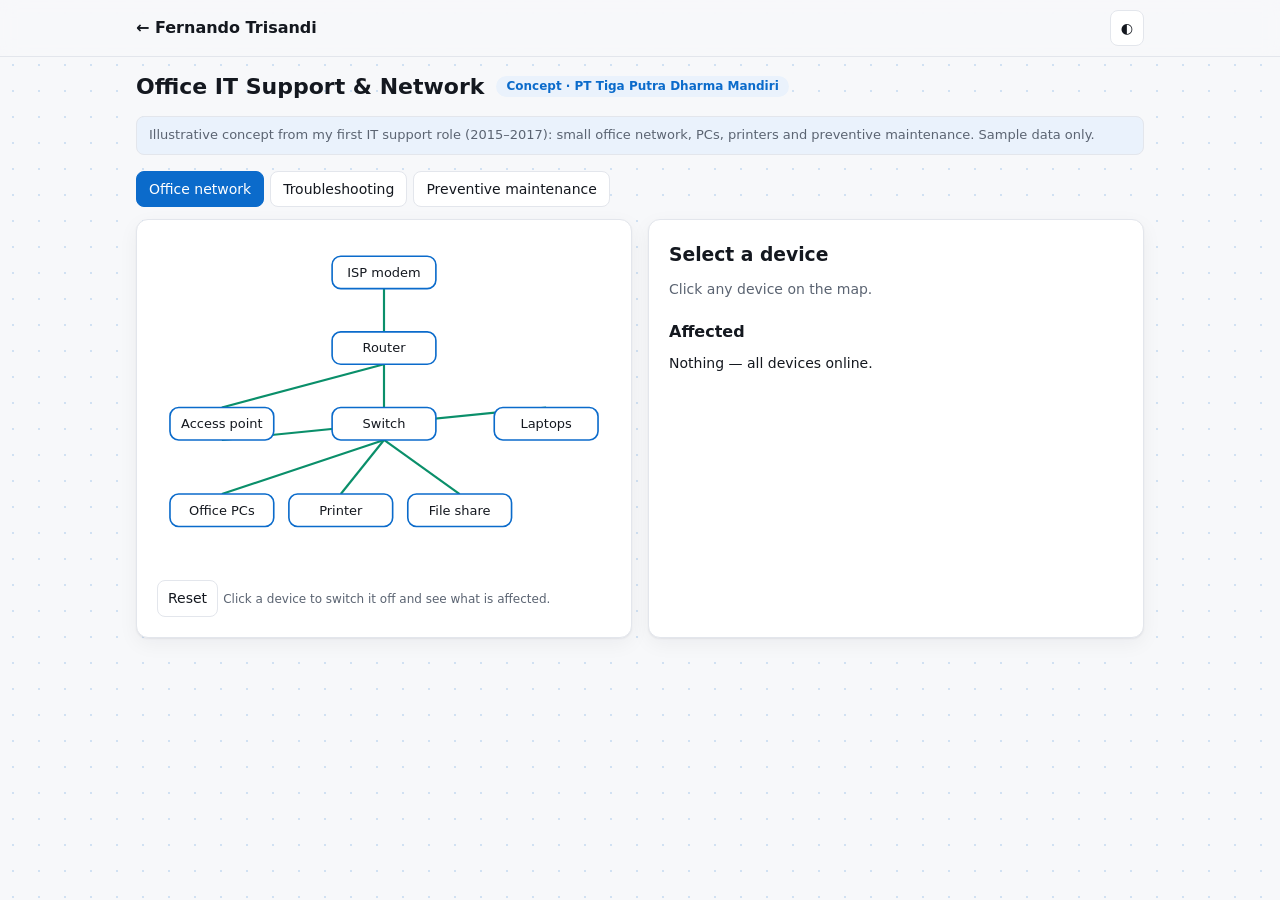
<file: prototypes/tigaputra.html>
<!doctype html>
<html lang="en"><head><meta charset="utf-8"><meta name="viewport" content="width=device-width,initial-scale=1">
<title>Tiga Putra Mandiri — Office IT Support Prototype</title>
<link rel="stylesheet" href="../css/style.css">
<link rel="manifest" href="../manifest.webmanifest">
<link rel="icon" type="image/png" sizes="32x32" href="../img/icons/favicon-32.png">
<link rel="apple-touch-icon" href="../img/icons/apple-touch-icon.png">
<meta name="theme-color" content="#0b6bcb">
<meta name="mobile-web-app-capable" content="yes">
<meta name="apple-mobile-web-app-capable" content="yes">
<meta name="apple-mobile-web-app-status-bar-style" content="default">
<meta name="apple-mobile-web-app-title" content="F. Trisandi">
<style>.loop{display:flex;gap:6px;flex-wrap:wrap;margin-bottom:12px}.loop button{flex:1 1 130px;border:1px solid var(--line);background:var(--surface);color:var(--ink);border-radius:10px;padding:10px 8px;cursor:pointer;font:inherit;font-size:13px;text-align:left}.loop button.on{border-color:var(--accent);box-shadow:0 0 0 2px var(--accent) inset}
.q{font-size:16px;font-weight:600;margin:0 0 10px}.ans{display:flex;gap:8px;flex-wrap:wrap}.ans button{border:1px solid var(--line);background:var(--surface);color:var(--ink);border-radius:8px;padding:8px 12px;cursor:pointer;font:inherit}
.ck label{display:flex;gap:8px;padding:6px 0;border-bottom:1px solid var(--line);cursor:pointer}</style></head>
<body>
<header class="top"><div class="wrap"><a class="brand" href="../index.html">← Fernando Trisandi</a><nav></nav><button class="icon" data-toggle-theme>◐</button></div></header>
<div class="wrap">
<div class="pbar"><h1>Office IT Support &amp; Network</h1><span class="badge b-info">Concept · PT Tiga Putra Dharma Mandiri</span></div>
<div class="note">Illustrative concept from my first IT support role (2015–2017): small office network, PCs, printers and preventive maintenance. Sample data only.</div>
<div class="tabs" id="tabs"><button class="on" data-t="n">Office network</button><button data-t="t">Troubleshooting</button><button data-t="p">Preventive maintenance</button></div>

<div id="n"><div class="grid" style="grid-template-columns:repeat(auto-fit,minmax(300px,1fr))">
 <div class="card"><svg id="map" viewBox="0 0 420 300" width="100%" role="img" aria-label="Office network"></svg><p style="margin:8px 0 0"><button class="icon" id="rst">Reset</button> <span style="font-size:12px;color:var(--muted)">Click a device to switch it off and see what is affected.</span></p></div>
 <div class="card"><h3 style="margin:0 0 8px" id="nt">Select a device</h3><div id="nb" style="color:var(--muted);font-size:14px">Click any device on the map.</div><h3 style="margin:18px 0 8px;font-size:16px">Affected</h3><div id="af" style="font-size:14px">Nothing — all devices online.</div></div>
</div></div>

<div id="t" hidden><div class="card"><div id="tq"></div></div></div>

<div id="p" hidden><div class="grid g2">
 <div class="card ck"><b>Weekly checklist</b><div id="c1"></div><div class="bar" style="margin-top:8px"><i id="b1" style="width:0"></i></div></div>
 <div class="card"><b>Monthly &amp; asset routine</b><ul style="margin:8px 0 0;padding-left:18px;font-size:14px"><li>Clean PCs and printers; check fans, cables and UPS.</li><li>Update OS, antivirus and application patches.</li><li>Back up router / switch / AP configuration.</li><li>Update the asset list: user, PC, IP, warranty, issues.</li><li>Review repeated tickets and decide replacements.</li></ul></div>
</div></div>
</div>
<script src="../js/main.js"></script>
<script>
var $=function(i){return document.getElementById(i)};
var tb=["n","t","p"];document.querySelectorAll("#tabs button").forEach(function(b){b.onclick=function(){document.querySelectorAll("#tabs button").forEach(function(x){x.classList.toggle("on",x===b)});tb.forEach(function(id){$(id).hidden=id!==b.dataset.t})}});
/* network */
var N={isp:{x:210,y:30,l:"ISP modem",d:"Internet uplink from the provider."},rt:{x:210,y:100,l:"Router",up:"isp",d:"NAT, DHCP, basic firewall. Config backed up monthly."},sw:{x:210,y:170,l:"Switch",up:"rt",d:"Managed switch linking all wired devices."},
 ap:{x:60,y:170,l:"Access point",up:"rt",d:"Office Wi-Fi for laptops and phones."},pc1:{x:60,y:250,l:"Office PCs",up:"sw",d:"Staff workstations: updates, antivirus, backup."},pr:{x:170,y:250,l:"Printer",up:"sw",d:"Network printer shared by IP."},
 fs:{x:280,y:250,l:"File share",up:"sw",d:"Shared documents; nightly copy to external disk."},lp:{x:360,y:170,l:"Laptops",up:"ap",d:"Connect through the access point."}};
N.lp.up="ap";var off={};
function alive(k){if(off[k])return false;var u=N[k].up;return u?alive(u):true}
function draw(){var s="";Object.keys(N).forEach(function(k){var n=N[k];if(n.up){var a=N[n.up];s+="<line x1='"+a.x+"' y1='"+(a.y+15)+"' x2='"+n.x+"' y2='"+(n.y-15)+"' stroke='"+(alive(k)?"var(--accent-2)":"var(--bad)")+"' stroke-width='2'/>"}});
 Object.keys(N).forEach(function(k){var n=N[k],ok=alive(k);s+="<g data-k='"+k+"' style='cursor:pointer'><rect x='"+(n.x-48)+"' y='"+(n.y-15)+"' width='96' height='30' rx='8' fill='"+(off[k]?"var(--soft)":"var(--surface)")+"' stroke='"+(ok?"var(--accent)":"var(--bad)")+"' stroke-width='1.5'/><text x='"+n.x+"' y='"+(n.y+4)+"' text-anchor='middle'>"+n.l+"</text></g>"});
 $("map").innerHTML=s;$("map").querySelectorAll("g").forEach(function(g){g.onclick=function(){var k=g.dataset.k;off[k]=!off[k];$("nt").textContent=N[k].l;$("nb").innerHTML=N[k].d+"<br><br>"+(off[k]?"<span class='badge b-bad'>Switched off</span>":"<span class='badge b-ok'>Online</span>");draw()}});
 var down=Object.keys(N).filter(function(k){return !alive(k)});$("af").innerHTML=down.length?down.map(function(k){return "<span class='badge b-bad' style='margin:2px'>"+N[k].l+"</span>"}).join(""):"Nothing — all devices online."}
draw();$("rst").onclick=function(){off={};draw()};
/* troubleshooting tree */
var T={s:["What is the problem?",[["No internet on one PC","a"],["No internet for everyone","b"],["Printer does not print","c"]]],
a:["Does the PC get an IP address (ipconfig)?",[["Yes, valid IP","a1"],["No / 169.254.x.x","a2"]]],a1:["Can you ping the router?",[["Yes","a3"],["No","a2"]]],a2:["Check cable / port link light, try another port, then check DHCP on the router.",null],a3:["Ping an external IP works but names fail → DNS. Set DNS on the router / PC.",null],
b:["Router and modem lights normal?",[["Yes","b1"],["No","b2"]]],b1:["Can the router ping the ISP gateway?",[["Yes","b3"],["No","b4"]]],b2:["Power-cycle modem then router; check the power adaptor and UPS.",null],b3:["Likely DNS or a client-side issue: check DNS settings and DHCP pool.",null],b4:["Line fault: check the WAN cable, then call the ISP with the modem status.",null],
c:["Is the printer online and showing on the network?",[["Yes","c1"],["No","c2"]]],c1:["Clear the print queue, restart the spooler, check the printer IP / driver on the PC.",null],c2:["Check power and cable/Wi-Fi, ping the printer IP, set a fixed IP or DHCP reservation.",null]};
var path=["s"];
function rt(){var k=path[path.length-1],n=T[k],h="<p class='q'>"+n[0]+"</p>";
 if(n[1])h+="<div class='ans'>"+n[1].map(function(a){return "<button data-k='"+a[1]+"'>"+a[0]+"</button>"}).join("")+"</div>";
 else h+="<span class='badge b-ok'>Solution</span>";
 h+="<p style='margin:14px 0 0'><button class='icon' id='tr'>Start over</button></p>";$("tq").innerHTML=h;
 $("tq").querySelectorAll(".ans button").forEach(function(b){b.onclick=function(){path.push(b.dataset.k);rt()}});$("tr").onclick=function(){path=["s"];rt()}}rt();
/* checklist */
var C=["Backup completed and checked","Antivirus definitions updated","Printers: toner and paper checked","Wi-Fi and switch ports: no errors","Shared folder permissions reviewed","Log of tickets reviewed"],cd=[true,true,false,false,false,false];
function rp(){$("c1").innerHTML=C.map(function(c,i){return "<label><input type='checkbox' "+(cd[i]?"checked":"")+" data-i='"+i+"'>"+c+"</label>"}).join("");
 $("c1").querySelectorAll("input").forEach(function(x){x.onchange=function(){cd[x.dataset.i]=x.checked;rp()}});$("b1").style.width=Math.round(cd.filter(Boolean).length/C.length*100)+"%"}rp();
</script>
</body></html>
</file>
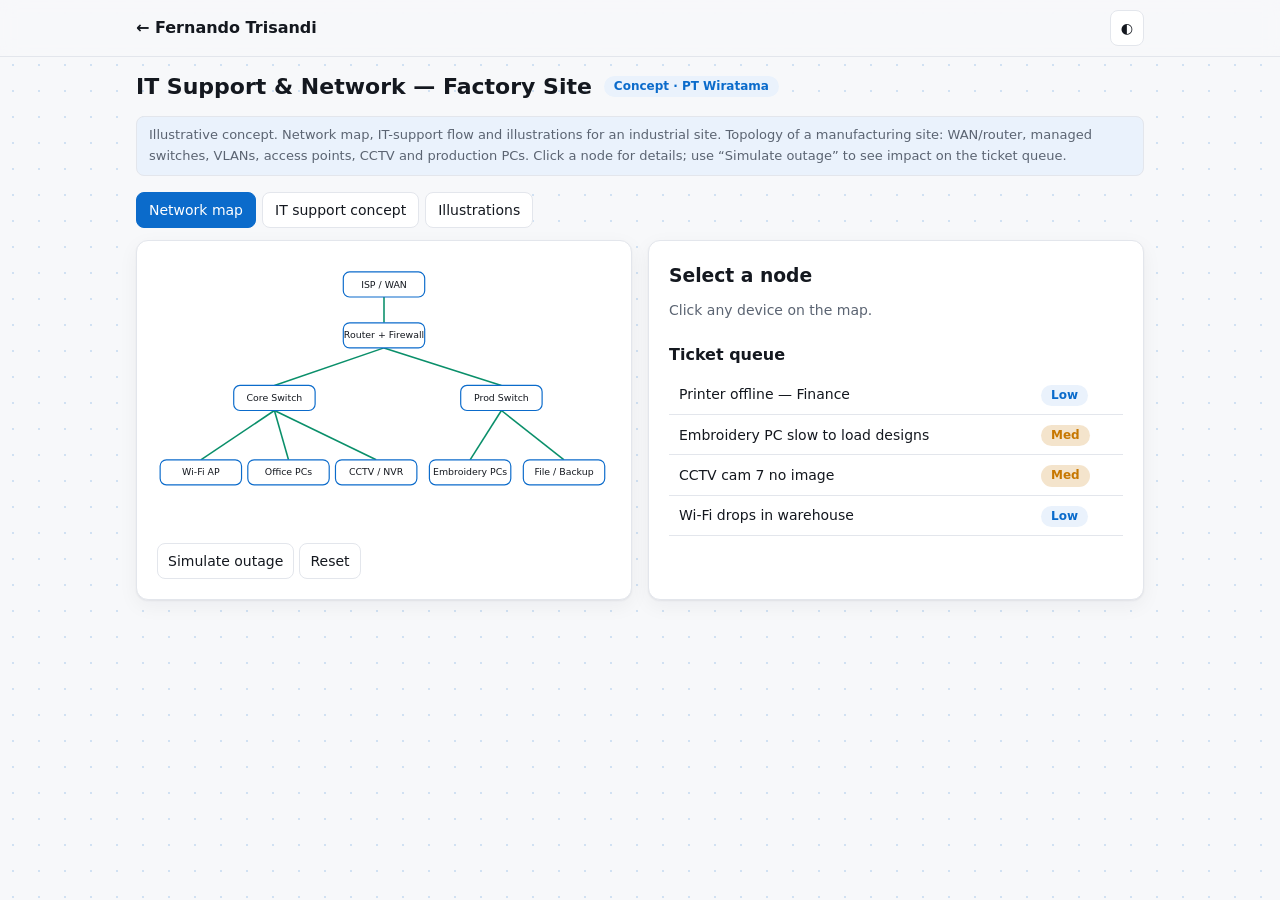
<file: prototypes/wiratama.html>
<!doctype html>
<html lang="en"><head><meta charset="utf-8"><meta name="viewport" content="width=device-width,initial-scale=1">
<title>Wiratama — IT Support & Network Prototype</title>
<link rel="stylesheet" href="../css/style.css">
<link rel="manifest" href="../manifest.webmanifest">
<link rel="icon" type="image/png" sizes="32x32" href="../img/icons/favicon-32.png">
<link rel="apple-touch-icon" href="../img/icons/apple-touch-icon.png">
<meta name="theme-color" content="#0b6bcb">
<meta name="mobile-web-app-capable" content="yes">
<meta name="apple-mobile-web-app-capable" content="yes">
<meta name="apple-mobile-web-app-status-bar-style" content="default">
<meta name="apple-mobile-web-app-title" content="F. Trisandi">
<style>.loop{display:flex;gap:6px;flex-wrap:wrap;margin-bottom:12px}.loop button{flex:1 1 110px;border:1px solid var(--line);background:var(--surface);color:var(--ink);border-radius:10px;padding:10px 8px;cursor:pointer;font:inherit;font-size:13px;text-align:left}.loop button b{display:block;font-size:12px;color:var(--muted)}.loop button.on{border-color:var(--accent);box-shadow:0 0 0 2px var(--accent) inset}</style></head>
<body>
<header class="top"><div class="wrap"><a class="brand" href="../index.html">← Fernando Trisandi</a><nav></nav><button class="icon" data-toggle-theme>◐</button></div></header>
<div class="wrap">
<div class="pbar"><h1>IT Support &amp; Network — Factory Site</h1><span class="badge b-info">Concept · PT Wiratama</span></div>
<div class="note">Illustrative concept. Network map, IT-support flow and illustrations for an industrial site. Topology of a manufacturing site: WAN/router, managed switches, VLANs, access points, CCTV and production PCs. Click a node for details; use “Simulate outage” to see impact on the ticket queue.</div>

<div class="tabs" id="tabs"><button class="on" data-t="m">Network map</button><button data-t="h">IT support concept</button><button data-t="i">Illustrations</button></div>
<div id="m"><div class="grid" style="grid-template-columns:repeat(auto-fit,minmax(300px,1fr))">
 <div class="card">
  <svg id="map" viewBox="0 0 580 340" width="100%" role="img" aria-label="Network topology"></svg>
  <p style="margin:8px 0 0"><button class="icon" id="sim">Simulate outage</button> <button class="icon" id="rst">Reset</button></p>
 </div>
 <div class="card"><h3 style="margin:0 0 8px" id="nt">Select a node</h3><div id="nb" style="color:var(--muted);font-size:14px">Click any device on the map.</div>
  <h3 style="margin:20px 0 8px;font-size:16px">Ticket queue</h3>
  <table><tbody id="tk"></tbody></table>
 </div>
</div></div>

<div id="h" hidden>
 <div class="loop" id="hs"></div><div class="card" id="hd"></div>
 <h3 style="font-size:16px;margin:20px 0 8px">Support levels &amp; targets (example)</h3>
 <div class="card scroll"><table><thead><tr><th>Priority</th><th>Example</th><th>Response</th><th>Owner</th></tr></thead><tbody>
 <tr><td><span class="badge b-bad">High</span></td><td>Production PC / embroidery software down, network outage</td><td>Immediately</td><td>IT admin</td></tr>
 <tr><td><span class="badge b-warn">Medium</span></td><td>CCTV camera no image, slow PC, printer offline for a team</td><td>Same day</td><td>IT support</td></tr>
 <tr><td><span class="badge b-info">Low</span></td><td>New user account, software install, Wi-Fi request</td><td>1–2 days</td><td>IT support</td></tr></tbody></table></div>
 <h3 style="font-size:16px;margin:20px 0 8px">Preventive routine</h3>
 <div class="card"><ul style="margin:0;padding-left:18px"><li>Daily: check backup job, production PCs, CCTV recording.</li><li>Weekly: router/switch config backup, antivirus definitions, log review.</li><li>Monthly: hardware clean-up, patching window, review open tickets and repeat issues.</li></ul></div>
</div>

<div id="i" hidden>
 <div class="grid g2">
  <div class="card"><b>1 · VLAN segmentation</b><svg viewBox="0 0 320 170" width="100%" role="img" aria-label="VLAN segmentation"><rect x="10" y="10" width="300" height="34" rx="8" fill="var(--soft)" stroke="var(--accent)"/><text x="160" y="32" text-anchor="middle">Core switch (trunk)</text>
   <g><rect x="10" y="80" width="90" height="70" rx="8" fill="none" stroke="#0b6bcb"/><text x="55" y="98" text-anchor="middle">VLAN 10</text><text x="55" y="118" text-anchor="middle" fill="var(--muted)">Office PCs</text><text x="55" y="138" text-anchor="middle" fill="var(--muted)">Printers</text>
   <rect x="115" y="80" width="90" height="70" rx="8" fill="none" stroke="#0a8f6a"/><text x="160" y="98" text-anchor="middle">VLAN 20</text><text x="160" y="118" text-anchor="middle" fill="var(--muted)">Production</text><text x="160" y="138" text-anchor="middle" fill="var(--muted)">Embroidery PCs</text>
   <rect x="220" y="80" width="90" height="70" rx="8" fill="none" stroke="#d98a00"/><text x="265" y="98" text-anchor="middle">VLAN 40</text><text x="265" y="118" text-anchor="middle" fill="var(--muted)">CCTV / NVR</text></g>
   <path d="M55 44V80M160 44V80M265 44V80" stroke="var(--muted)" stroke-width="2"/></svg><p style="font-size:13px;color:var(--muted);margin:6px 0 0">Separate broadcast domains: a fault or a guest device in one VLAN does not reach production.</p></div>
  <div class="card"><b>2 · UTP cable termination (T568B)</b><svg viewBox="0 0 320 170" width="100%" role="img" aria-label="T568B pin order"><g id="pins"></g></svg><p style="font-size:13px;color:var(--muted);margin:6px 0 0">Same standard on both ends for a straight-through patch cable; test every run before handover.</p></div>
  <div class="card"><b>3 · Rack &amp; patch panel</b><svg viewBox="0 0 320 170" width="100%" role="img" aria-label="Rack layout"><rect x="90" y="8" width="140" height="154" rx="6" fill="var(--soft)" stroke="var(--line)"/><g id="rack"></g></svg><p style="font-size:13px;color:var(--muted);margin:6px 0 0">Labelled ports (room / outlet ID) shorten troubleshooting.</p></div>
  <div class="card"><b>4 · Backup 3-2-1</b><svg viewBox="0 0 320 170" width="100%" role="img" aria-label="3-2-1 backup"><rect x="10" y="60" width="80" height="44" rx="8" fill="none" stroke="var(--accent)"/><text x="50" y="86" text-anchor="middle">Server</text><rect x="120" y="14" width="90" height="44" rx="8" fill="none" stroke="var(--accent-2)"/><text x="165" y="40" text-anchor="middle">Local NAS</text><rect x="120" y="106" width="90" height="44" rx="8" fill="none" stroke="var(--accent-2)"/><text x="165" y="132" text-anchor="middle">External disk</text><rect x="235" y="60" width="78" height="44" rx="8" fill="none" stroke="#d98a00"/><text x="274" y="86" text-anchor="middle">Off-site</text><path d="M90 74L120 38M90 90L120 128M210 36L235 70M210 128L235 96" stroke="var(--muted)" stroke-width="2" fill="none"/></svg><p style="font-size:13px;color:var(--muted);margin:6px 0 0">3 copies, 2 media, 1 off-site — nightly job, monthly restore test.</p></div>
 </div>
</div></div>
<script src="../js/main.js"></script>
<script>
var nodes={
 isp:{x:290,y:30,l:"ISP / WAN",vlan:"—",d:"Internet uplink. Failover link on standby.",up:true},
 fw:{x:290,y:95,l:"Router + Firewall",vlan:"Trunk",d:"NAT, firewall rules, VPN. Weekly config backup via cron.",up:true},
 sw1:{x:150,y:175,l:"Core Switch",vlan:"VLAN 10/20/30",d:"Managed L2/L3 switch, inter-VLAN routing.",up:true},
 sw2:{x:440,y:175,l:"Prod Switch",vlan:"VLAN 20",d:"Uplink to production floor. Port security enabled.",up:true},
 ap:{x:56,y:270,l:"Wi-Fi AP",vlan:"VLAN 30",d:"Office wireless, guest isolated.",up:true},
 pc:{x:168,y:270,l:"Office PCs",vlan:"VLAN 10",d:"Admin/HR/finance workstations, antivirus + backup.",up:true},
 cctv:{x:280,y:270,l:"CCTV / NVR",vlan:"VLAN 40",d:"Office + operational-area cameras, recorded to NVR.",up:true},
 emb:{x:400,y:270,l:"Embroidery PCs",vlan:"VLAN 20",d:"Machine control software — must stay up to keep production running.",up:true},
 srv:{x:520,y:270,l:"File / Backup",vlan:"VLAN 20",d:"Design files and nightly backup.",up:true}
};
var links=[["isp","fw"],["fw","sw1"],["fw","sw2"],["sw1","ap"],["sw1","pc"],["sw1","cctv"],["sw2","emb"],["sw2","srv"]];
var tickets=[["Printer offline — Finance","Low",false],["Embroidery PC slow to load designs","Med",false],["CCTV cam 7 no image","Med",false],["Wi-Fi drops in warehouse","Low",false]];
var sel=null;
function alive(k){ // a node is reachable if it and its upstream chain are up
  if(!nodes[k].up)return false;
  var p=links.filter(function(l){return l[1]===k})[0];return p?alive(p[0]):true}
function draw(){
  var s="";
  links.forEach(function(l){var a=nodes[l[0]],b=nodes[l[1]];
    s+="<line x1='"+a.x+"' y1='"+(a.y+16)+"' x2='"+b.x+"' y2='"+(b.y-16)+"' stroke='"+(alive(l[1])?"var(--accent-2)":"var(--bad)")+"' stroke-width='2'/>"});
  Object.keys(nodes).forEach(function(k){var n=nodes[k],ok=alive(k);
    s+="<g data-k='"+k+"' style='cursor:pointer'><rect x='"+(n.x-52)+"' y='"+(n.y-16)+"' width='104' height='32' rx='8' fill='var(--surface)' stroke='"+(ok?"var(--accent)":"var(--bad)")+"' stroke-width='"+(sel===k?3:1.5)+"'/><text x='"+n.x+"' y='"+(n.y+4)+"' text-anchor='middle'>"+n.l+"</text></g>"});
  var m=document.getElementById("map");m.innerHTML=s;
  m.querySelectorAll("g").forEach(function(g){g.onclick=function(){sel=g.dataset.k;info();draw()}});
  var t=document.getElementById("tk");t.innerHTML="";
  var down=Object.keys(nodes).filter(function(k){return !alive(k)});
  var all=tickets.slice();if(down.length)all.unshift(["OUTAGE: "+down.length+" device(s) unreachable","High",true]);
  all.forEach(function(x){t.innerHTML+="<tr><td>"+x[0]+"</td><td><span class='badge "+(x[1]==="High"?"b-bad":x[1]==="Med"?"b-warn":"b-info")+"'>"+x[1]+"</span></td></tr>"});
}
function info(){var n=nodes[sel];document.getElementById("nt").textContent=n.l;
  document.getElementById("nb").innerHTML="<b>VLAN:</b> "+n.vlan+"<br><b>Status:</b> "+(alive(sel)?"<span class='badge b-ok'>Reachable</span>":"<span class='badge b-bad'>Down</span>")+"<br><br>"+n.d}
document.getElementById("sim").onclick=function(){nodes.sw2.up=false;draw();if(sel)info()};
document.getElementById("rst").onclick=function(){Object.keys(nodes).forEach(function(k){nodes[k].up=true});draw();if(sel)info()};
draw();
var $=function(i){return document.getElementById(i)};
var tb=["m","h","i"];document.querySelectorAll("#tabs button").forEach(function(b){b.onclick=function(){document.querySelectorAll("#tabs button").forEach(function(x){x.classList.toggle("on",x===b)});tb.forEach(function(id){$(id).hidden=id!==b.dataset.t})}});
(function(){var h=location.hash.slice(1);var b=document.querySelector('#tabs button[data-t="'+h+'"]');if(b)b.click()})();
var H=[["Request","User reports an issue","Phone, chat or walk-in; log every request as a ticket with who, where, what, since when.","Report from user","Ticket with priority"],
["Triage","Priority &amp; category","Decide urgency by production impact: production machines and network outages first.","Ticket","Priority, owner"],
["Diagnose","Isolate the fault","Work up the stack: cable/port → switch → VLAN/IP → service. Use ping, ipconfig, switch port status, logs.","Symptoms","Root cause"],
["Fix","Repair or workaround","Replace cable/port, restart service, reconfigure, reinstall; use a temporary workaround if production is waiting.","Root cause","Service restored"],
["Verify &amp; close","Confirm with user","Test with the user, update ticket and asset list, note the cause.","Restored service","Closed ticket"],
["Prevent","Reduce repeats","Review repeated tickets; add monitoring, backup, documentation or user tips.","Ticket history","Preventive task"]];
var hc=0;function rh(){$("hs").innerHTML=H.map(function(s,i){return "<button class='"+(i===hc?"on":"")+"' data-i='"+i+"'><b>"+(i+1)+"</b>"+s[0]+"</button>"}).join("");
 $("hs").querySelectorAll("button").forEach(function(b){b.onclick=function(){hc=+b.dataset.i;rh()}});var s=H[hc];
 $("hd").innerHTML="<h3 style='margin:0 0 4px'>"+s[0]+" <span style='font-weight:400;color:var(--muted);font-size:14px'>· "+s[1]+"</span></h3><p style='margin:8px 0'>"+s[2]+"</p><div class='grid' style='grid-template-columns:repeat(auto-fit,minmax(150px,1fr));font-size:13px'><div><b>Input</b><br>"+s[3]+"</div><div><b>Output</b><br>"+s[4]+"</div></div>"}rh();
var pc=[["#ffffff","#e6892a"],["#e6892a","#e6892a"],["#ffffff","#2fa84f"],["#2f6fd6","#2f6fd6"],["#ffffff","#2f6fd6"],["#2fa84f","#2fa84f"],["#ffffff","#8b5a2b"],["#8b5a2b","#8b5a2b"]],ps="";
pc.forEach(function(c,i){var x=20+i*36;ps+="<rect x='"+x+"' y='30' width='28' height='90' rx='4' fill='"+c[0]+"' stroke='var(--line)'/>"+(c[0]==="#ffffff"?"<rect x='"+(x+10)+"' y='30' width='8' height='90' fill='"+c[1]+"'/>":"<rect x='"+x+"' y='30' width='28' height='90' rx='4' fill='"+c[1]+"'/>")+"<text x='"+(x+14)+"' y='140' text-anchor='middle'>"+(i+1)+"</text>"});
$("pins").innerHTML=ps+"<text x='160' y='18' text-anchor='middle' fill='var(--muted)'>pin 1 → 8 · orange, green, blue, brown</text>";
var rk=[["Firewall / router","#0b6bcb"],["Core switch","#0a8f6a"],["Patch panel 24p","#7b8794"],["Patch panel 24p","#7b8794"],["NVR","#d98a00"],["File / backup","#8b5cf6"],["UPS","#c0392b"]],rs="";
rk.forEach(function(r,i){rs+="<rect x='96' y='"+(14+i*21)+"' width='128' height='17' rx='3' fill='"+r[1]+"' opacity='.85'/><text x='160' y='"+(26+i*21)+"' text-anchor='middle' fill='#fff' style='font-size:10px'>"+r[0]+"</text>"});$("rack").innerHTML=rs;
</script>
</body></html>
</file>
<file: css/style.css>
:root{
  --bg:#f7f8fa;--surface:#fff;--ink:#14181f;--muted:#5b6472;--line:#e3e6ec;
  --accent:#0b6bcb;--accent-2:#0a8f6a;--warn:#c77700;--bad:#c62f3e;--soft:#eaf2fc;
  --radius:12px;--shadow:0 1px 2px rgba(20,24,31,.06),0 6px 20px rgba(20,24,31,.05);
}
@media (prefers-color-scheme:dark){:root:not([data-theme="light"]){
  --bg:#0e1116;--surface:#161b22;--ink:#e8ecf2;--muted:#9aa5b5;--line:#252c37;
  --accent:#5aa6ff;--accent-2:#3ecf9f;--warn:#f0a93b;--bad:#ff6b7a;--soft:#14263d;
  --shadow:0 1px 2px rgba(0,0,0,.4),0 6px 20px rgba(0,0,0,.3);}}
:root[data-theme="dark"]{
  --bg:#0e1116;--surface:#161b22;--ink:#e8ecf2;--muted:#9aa5b5;--line:#252c37;
  --accent:#5aa6ff;--accent-2:#3ecf9f;--warn:#f0a93b;--bad:#ff6b7a;--soft:#14263d;
  --shadow:0 1px 2px rgba(0,0,0,.4),0 6px 20px rgba(0,0,0,.3);}
*{box-sizing:border-box}
html{scroll-behavior:smooth}
body{margin:0;background:var(--bg);color:var(--ink);font:16px/1.6 system-ui,-apple-system,"Segoe UI",Roboto,sans-serif}
a{color:var(--accent);text-decoration:none}a:hover{text-decoration:underline}
.wrap{max-width:1040px;margin:0 auto;padding:0 16px}
header.top{position:sticky;top:0;z-index:10;background:color-mix(in srgb,var(--bg) 88%,transparent);backdrop-filter:blur(8px);border-bottom:1px solid var(--line)}
header.top .wrap{display:flex;align-items:center;gap:16px;height:56px}
.brand{font-weight:700;color:var(--ink)}
nav{display:flex;gap:14px;margin-left:auto;overflow-x:auto;white-space:nowrap}
nav a{color:var(--muted);font-size:14px}
button.icon{border:1px solid var(--line);background:var(--surface);color:var(--ink);border-radius:8px;padding:6px 10px;cursor:pointer;font:inherit;font-size:14px}
.hero{padding:56px 16px 32px;display:grid;gap:24px;grid-template-columns:1fr}
@media(min-width:800px){.hero{grid-template-columns:1.4fr 1fr;align-items:center}}
.hero h1{font-size:clamp(30px,5vw,46px);line-height:1.1;margin:0 0 8px}
.hero .role{color:var(--accent);font-weight:600;margin-bottom:12px}
.hero p{color:var(--muted);max-width:60ch}
.chips{display:flex;flex-wrap:wrap;gap:8px;margin:16px 0 0}
.chip{background:var(--soft);color:var(--accent);border-radius:999px;padding:3px 12px;font-size:13px;font-weight:500}
.card{background:var(--surface);border:1px solid var(--line);border-radius:var(--radius);box-shadow:var(--shadow);padding:20px}
.contact{list-style:none;margin:0;padding:0;display:grid;gap:10px;font-size:15px}
.contact b{display:inline-block;width:76px;color:var(--muted);font-weight:500}
.btn{display:inline-block;border-radius:8px;padding:9px 16px;font-weight:600;font-size:14px;border:1px solid var(--accent);background:var(--accent);color:#fff}
.btn.ghost{background:transparent;color:var(--accent)}
.btn:hover{text-decoration:none;opacity:.9}
section{padding:36px 0}
section>.wrap>h2{font-size:24px;margin:0 0 4px}
.sub{color:var(--muted);margin:0 0 20px}
.grid{display:grid;gap:16px}
.g2{grid-template-columns:repeat(auto-fit,minmax(280px,1fr))}
.g4{grid-template-columns:repeat(auto-fit,minmax(220px,1fr))}
.job{position:relative;padding-left:20px;border-left:2px solid var(--line);margin:0 0 24px}
.job::before{content:"";position:absolute;left:-7px;top:6px;width:12px;height:12px;border-radius:50%;background:var(--accent)}
.job h3{margin:0;font-size:18px}
.job .meta{color:var(--muted);font-size:14px;margin-bottom:6px}
.job ul{margin:6px 0 0;padding-left:18px}.job li{margin:3px 0}
.stat{font-size:28px;font-weight:700;color:var(--accent)}
.proto h3{margin:0 0 4px}.proto .tag{font-size:12px;color:var(--muted);text-transform:uppercase;letter-spacing:.06em}
.proto p{color:var(--muted);font-size:14px;margin:8px 0 14px}
footer{padding:28px 0 48px;color:var(--muted);font-size:13px;border-top:1px solid var(--line)}
/* prototype shared */
.pbar{display:flex;align-items:center;gap:12px;padding:12px 0;flex-wrap:wrap}
.pbar h1{font-size:22px;margin:0}
.note{background:var(--soft);border:1px solid var(--line);border-radius:8px;padding:8px 12px;font-size:13px;color:var(--muted);margin-bottom:16px}
table{width:100%;border-collapse:collapse;font-size:14px}
th,td{text-align:left;padding:8px 10px;border-bottom:1px solid var(--line)}
th{color:var(--muted);font-weight:600;font-size:12px;text-transform:uppercase;letter-spacing:.05em}
.badge{display:inline-block;border-radius:999px;padding:1px 10px;font-size:12px;font-weight:600}
.b-ok{background:color-mix(in srgb,var(--accent-2) 18%,transparent);color:var(--accent-2)}
.b-warn{background:color-mix(in srgb,var(--warn) 20%,transparent);color:var(--warn)}
.b-bad{background:color-mix(in srgb,var(--bad) 18%,transparent);color:var(--bad)}
.b-info{background:var(--soft);color:var(--accent)}
.bar{height:8px;border-radius:99px;background:var(--line);overflow:hidden}
.bar>i{display:block;height:100%;background:var(--accent)}
.kpis{display:grid;gap:12px;grid-template-columns:repeat(auto-fit,minmax(150px,1fr));margin-bottom:16px}
.kpi .n{font-size:26px;font-weight:700}.kpi .l{font-size:12px;color:var(--muted)}
.board{display:grid;gap:12px;grid-template-columns:repeat(auto-fit,minmax(200px,1fr))}
.col{background:var(--bg);border:1px dashed var(--line);border-radius:10px;padding:10px;min-height:120px}
.col h4{margin:0 0 8px;font-size:13px;color:var(--muted);text-transform:uppercase;letter-spacing:.05em}
.task{background:var(--surface);border:1px solid var(--line);border-radius:8px;padding:8px 10px;margin-bottom:8px;font-size:14px;cursor:grab}
.task small{display:block;color:var(--muted)}
select,input{font:inherit;padding:6px 8px;border:1px solid var(--line);border-radius:8px;background:var(--surface);color:var(--ink)}
svg text{fill:var(--ink);font-size:12px}
.tabs{display:flex;gap:6px;margin-bottom:12px;flex-wrap:wrap}
.tabs button{border:1px solid var(--line);background:var(--surface);color:var(--ink);border-radius:8px;padding:6px 12px;cursor:pointer;font:inherit;font-size:14px}
.tabs button.on{background:var(--accent);border-color:var(--accent);color:#fff}
.scroll{overflow-x:auto}
/* background design */
body{background-image:radial-gradient(color-mix(in srgb,var(--accent) 16%,transparent) 1px,transparent 1.2px);background-size:26px 26px;background-attachment:fixed}
.hero-wrap{position:relative;overflow:hidden;border-bottom:1px solid var(--line);
  background:radial-gradient(900px 400px at 85% -10%,color-mix(in srgb,var(--accent) 22%,transparent),transparent 70%),
             radial-gradient(700px 360px at -5% 110%,color-mix(in srgb,var(--accent-2) 16%,transparent),transparent 70%)}
.hero-wrap::before{content:"";position:absolute;inset:0;background:url("../img/bg-network.svg") center/cover no-repeat;opacity:.7;pointer-events:none}
.hero-wrap>.wrap{position:relative}
.gallery{display:grid;gap:14px;grid-template-columns:repeat(auto-fill,minmax(210px,1fr))}
.gallery figure{margin:0;border:1px solid var(--line);border-radius:var(--radius);overflow:hidden;background:var(--surface);box-shadow:var(--shadow)}
.gallery img{display:block;width:100%;aspect-ratio:4/3;object-fit:cover;cursor:zoom-in}
.gallery figcaption{padding:8px 12px;font-size:13px;color:var(--muted)}
.gh{margin:28px 0 12px;font-size:18px}
#lb{position:fixed;inset:0;background:rgba(0,0,0,.86);display:none;align-items:center;justify-content:center;z-index:50;padding:16px;cursor:zoom-out}
#lb.on{display:flex}#lb img{max-width:100%;max-height:100%;border-radius:8px}
</file>
